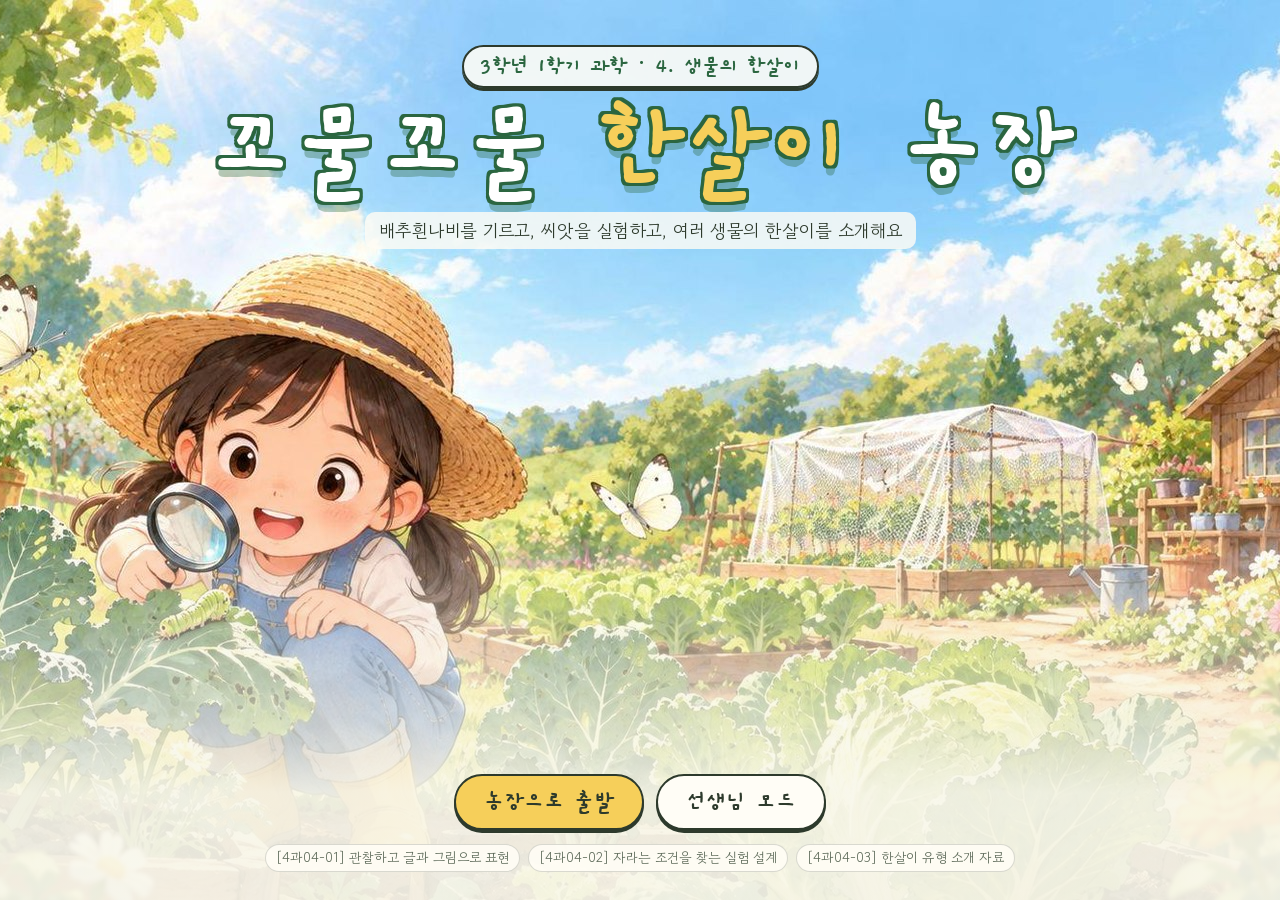
<file: index.html>
<!doctype html>
<html lang="ko">
<head>
<meta charset="utf-8">
<meta name="viewport" content="width=device-width, initial-scale=1, viewport-fit=cover">
<title>꼬물꼬물 한살이 농장</title>
<meta name="description" content="초등 3학년 과학 '생물의 한살이' — 배추흰나비를 기르고, 실험을 설계하고, 한살이를 비교하는 관찰·실험 농장 게임">
<meta property="og:title" content="꼬물꼬물 한살이 농장">
<meta property="og:description" content="배추흰나비 관찰 일지부터 씨앗 실험, 한살이 도감, 스마트 팜까지 — 3학년 과학 생물의 한살이">
<meta property="og:image" content="assets/keyart.jpg">
<link rel="icon" href="assets/icon.png">
<link rel="preconnect" href="https://fonts.googleapis.com">
<link rel="preconnect" href="https://fonts.gstatic.com" crossorigin>
<link href="https://fonts.googleapis.com/css2?family=Gaegu:wght@400;700&family=Gowun+Dodum&display=swap" rel="stylesheet">
<link rel="stylesheet" href="css/style.css">
</head>
<body>
<header class="topbar" id="topbar" hidden>
  <div class="wrap">
    <button class="brand" id="go-map" aria-label="농장 지도로 가기"><span class="t">꼬물꼬물 농장</span></button>
    <span class="where" id="where"></span>
    <span class="sp"></span>
    <span class="stampbar" id="stampbar" aria-label="모은 도장"></span>
    <button class="iconbtn" id="btn-notebook" aria-label="농장 일지 보기">일지</button>
    <button class="iconbtn" id="btn-sound" aria-label="소리 켜고 끄기">소리</button>
  </div>
</header>
<main id="view" tabindex="-1"></main>
<div id="toast" class="toast" role="status" aria-live="polite"></div>
<div id="modal" class="modal" hidden><div class="sheet" role="dialog" aria-modal="true"></div></div>
<noscript><p style="padding:24px">이 게임은 자바스크립트가 켜져 있어야 실행돼요.</p></noscript>
<script src="js/data.js"></script>
<script src="js/core.js"></script>
<script src="js/draw.js"></script>
<script src="js/butterfly.js"></script>
<script src="js/seed.js"></script>
<script src="js/garden.js"></script>
<script src="js/museum.js"></script>
<script src="js/expo.js"></script>
<script src="js/smart.js"></script>
<script src="js/notebook.js"></script>
<script src="js/main.js"></script>
</body>
</html>
</file>
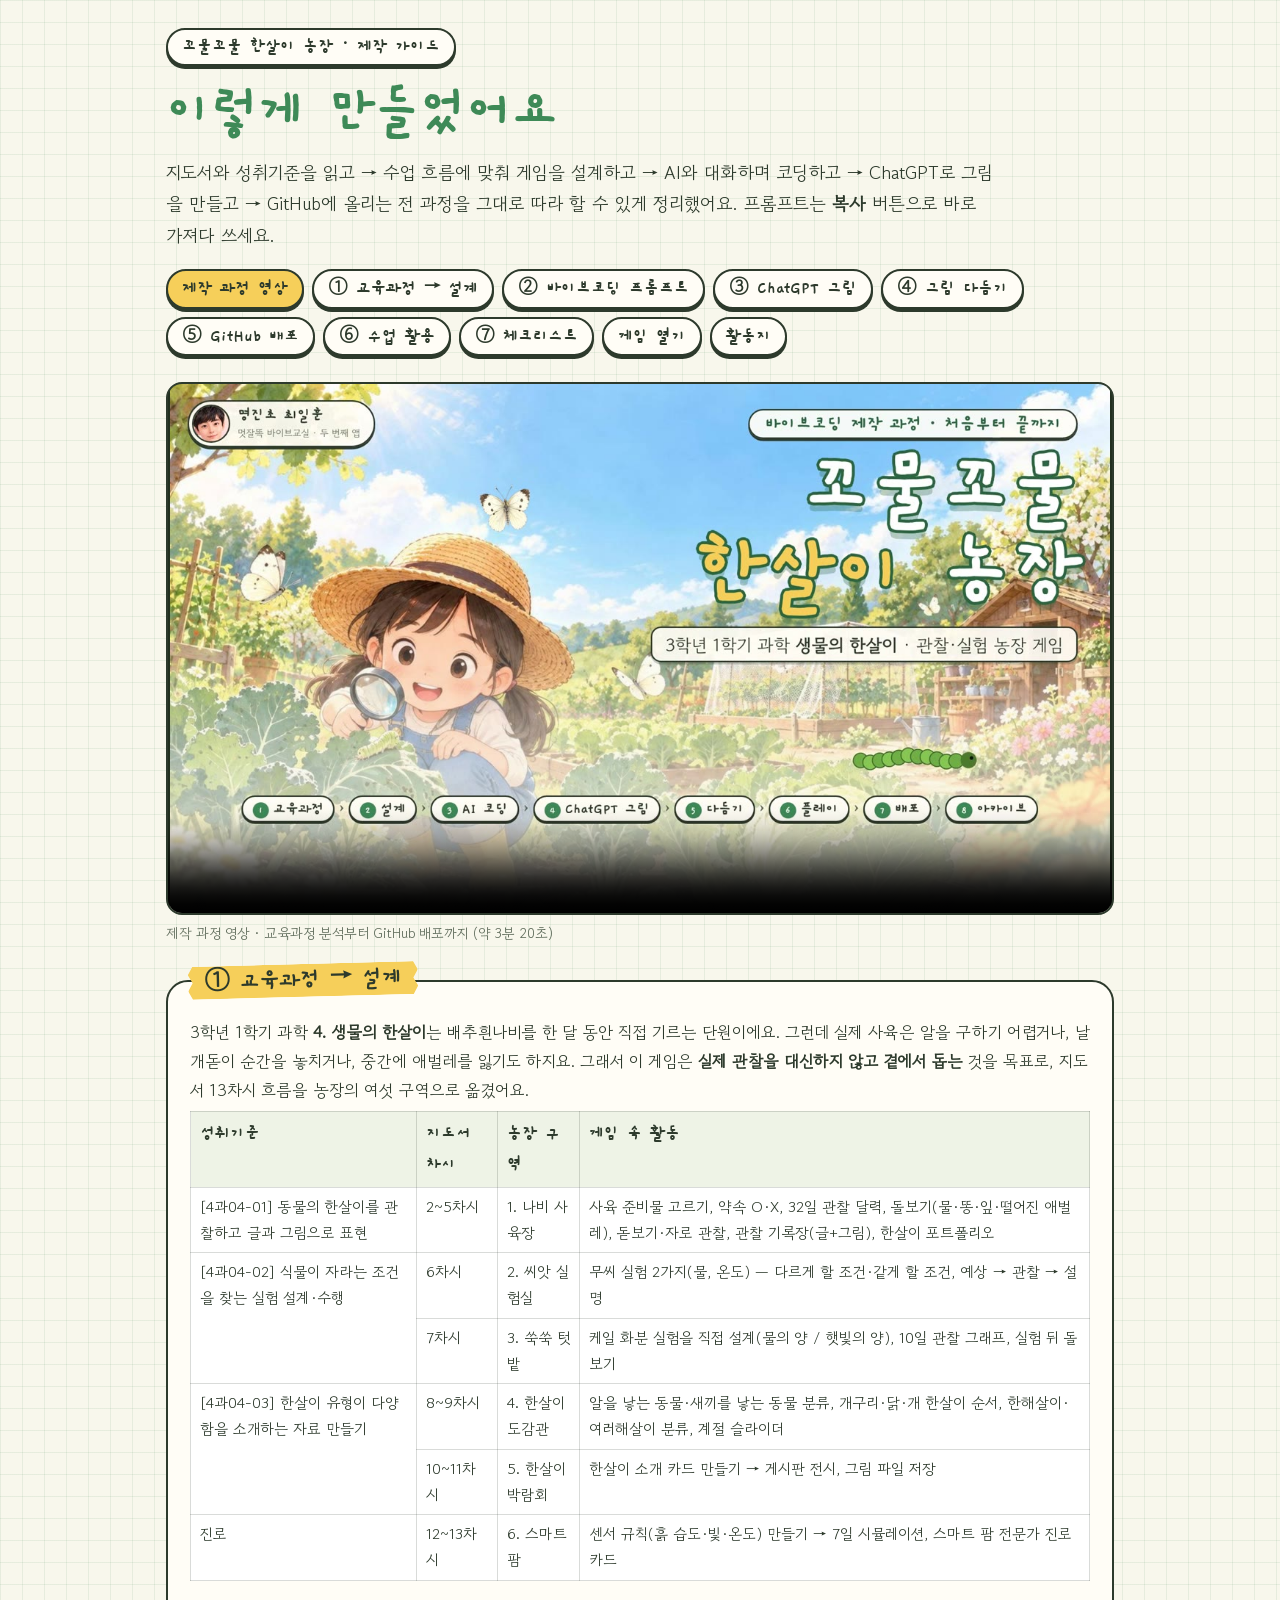
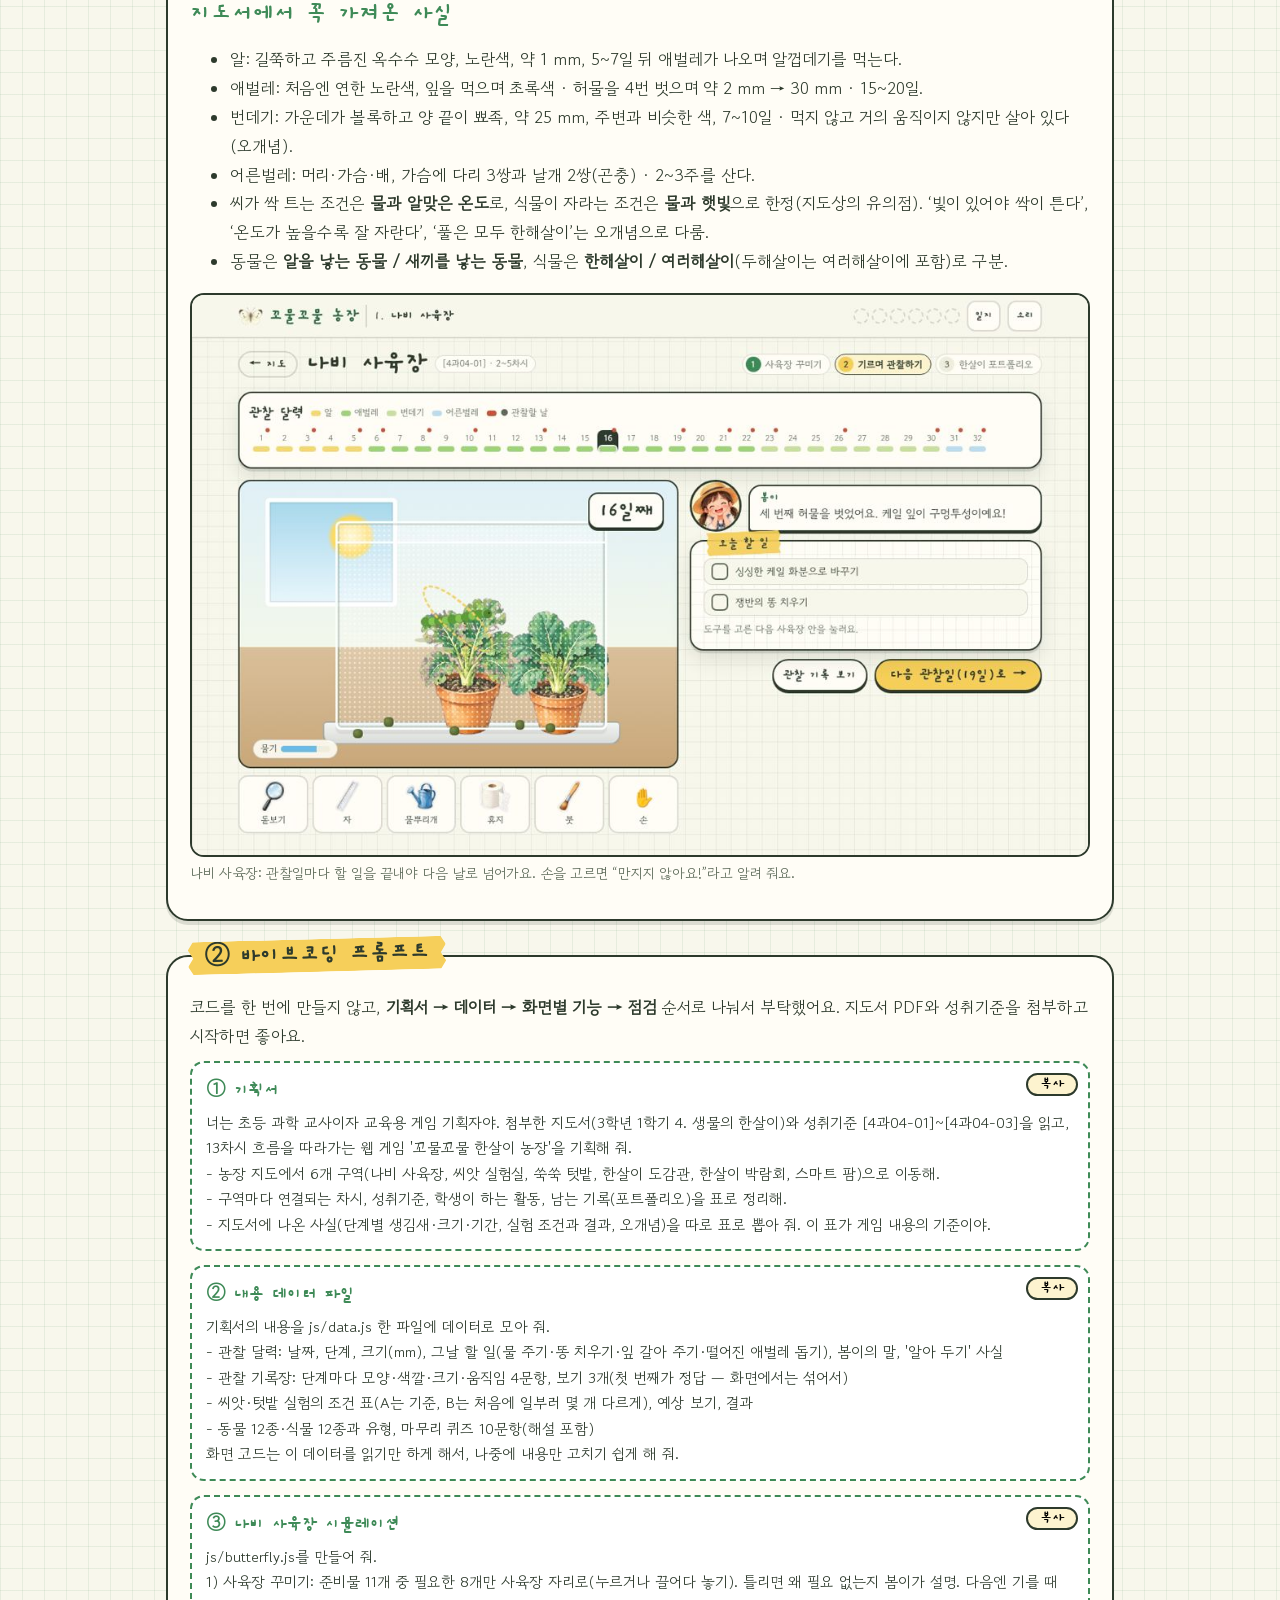
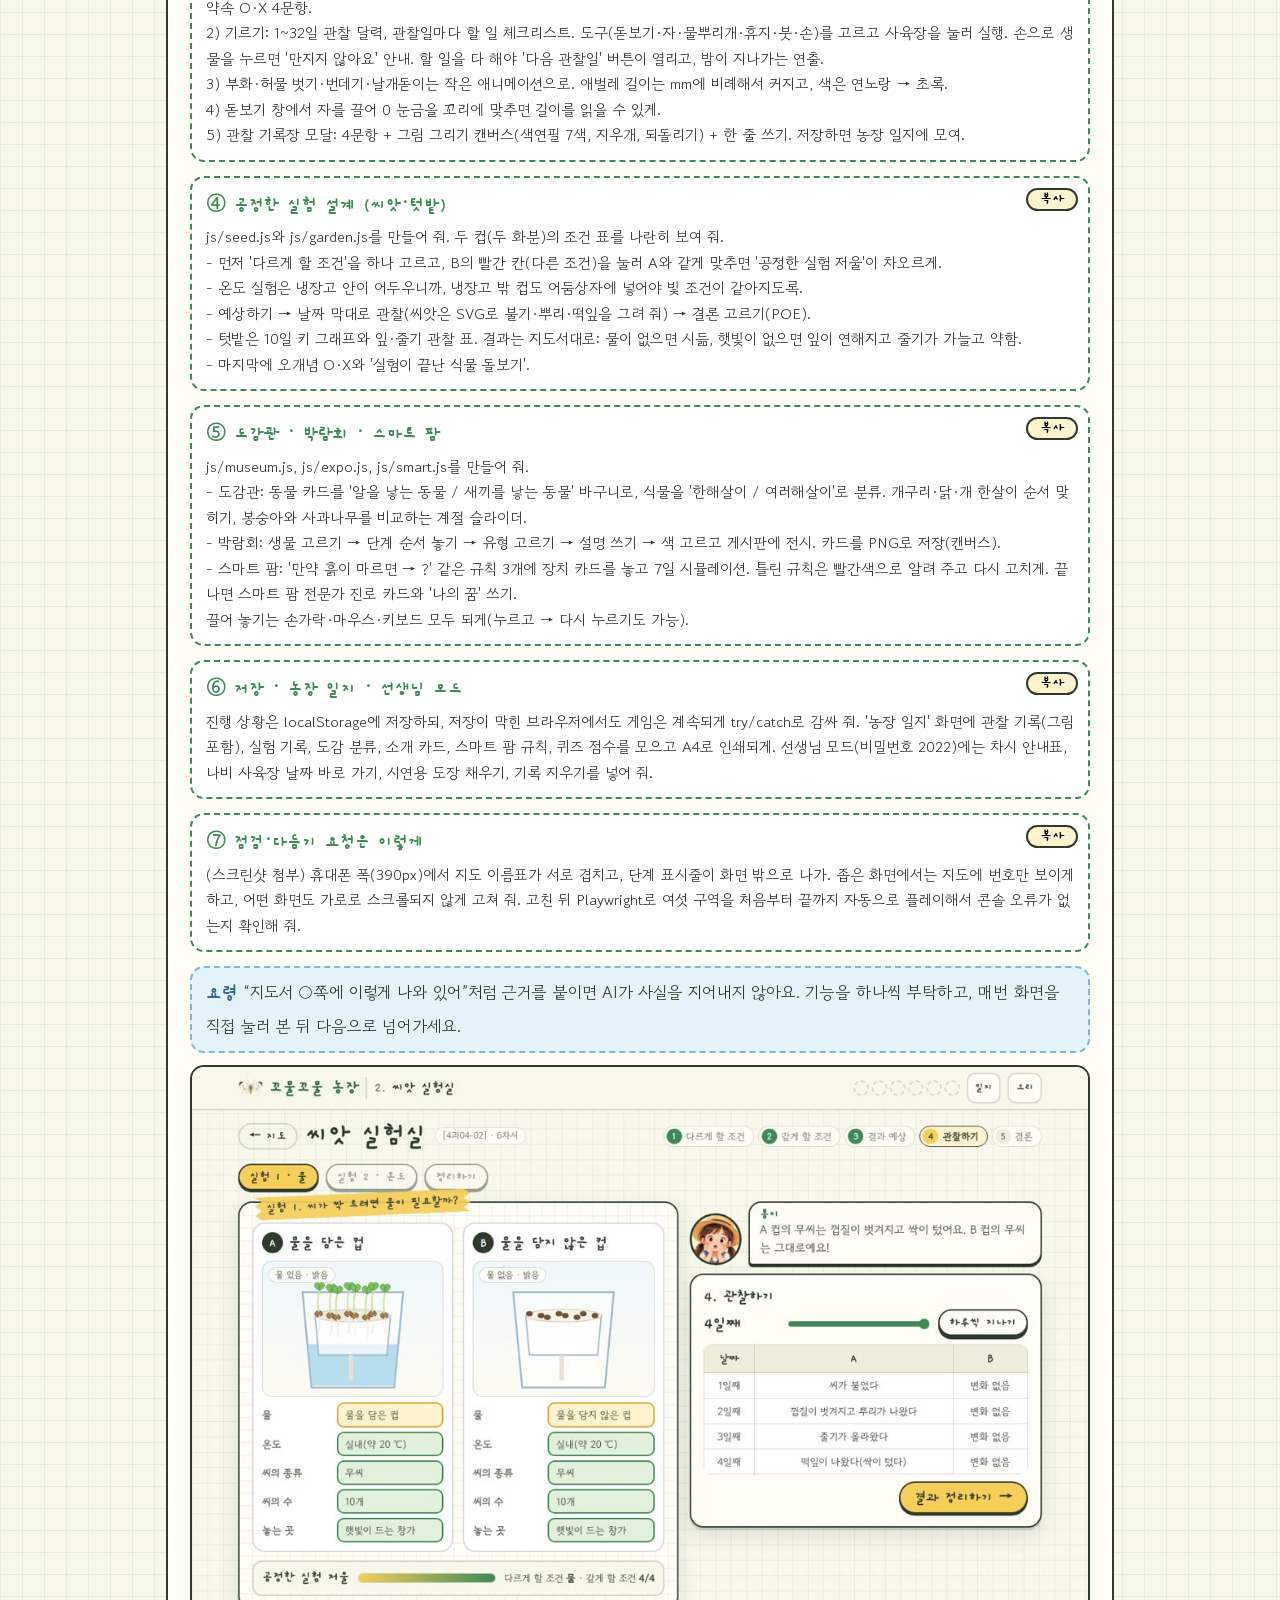
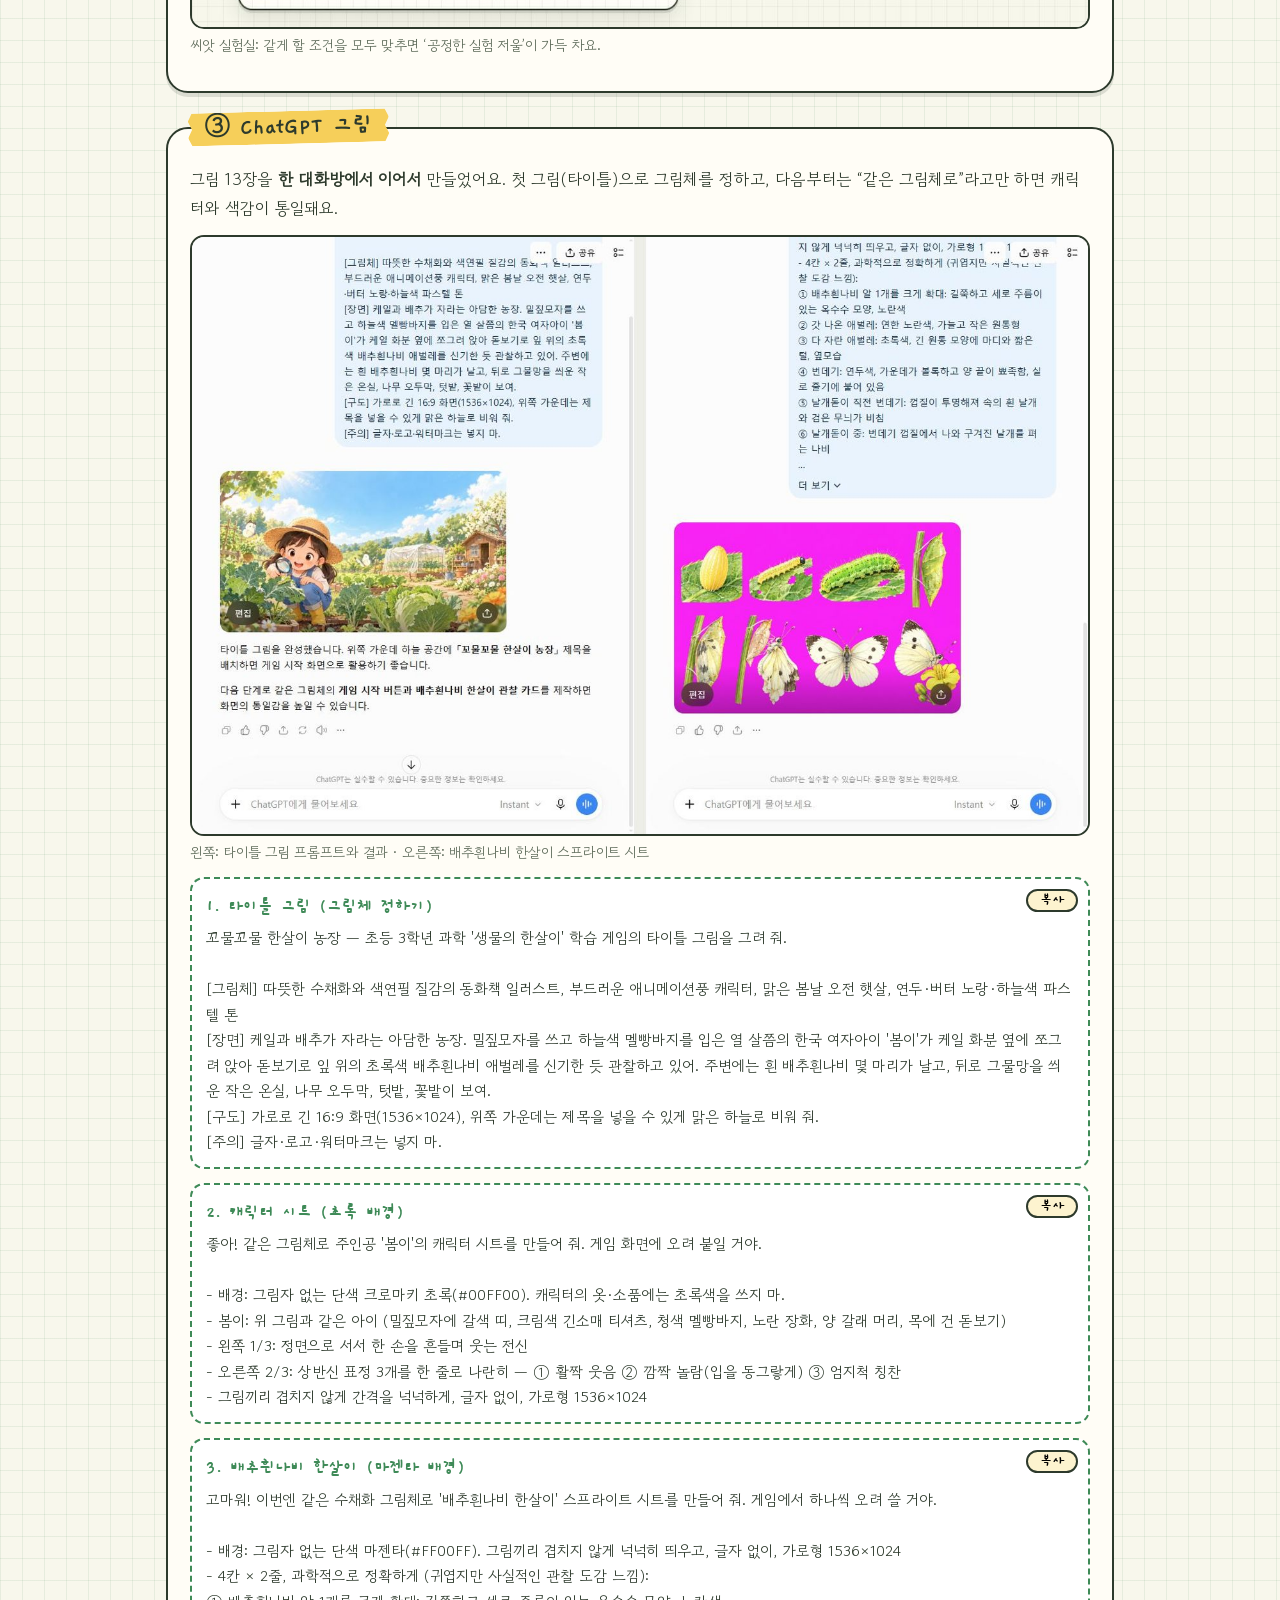
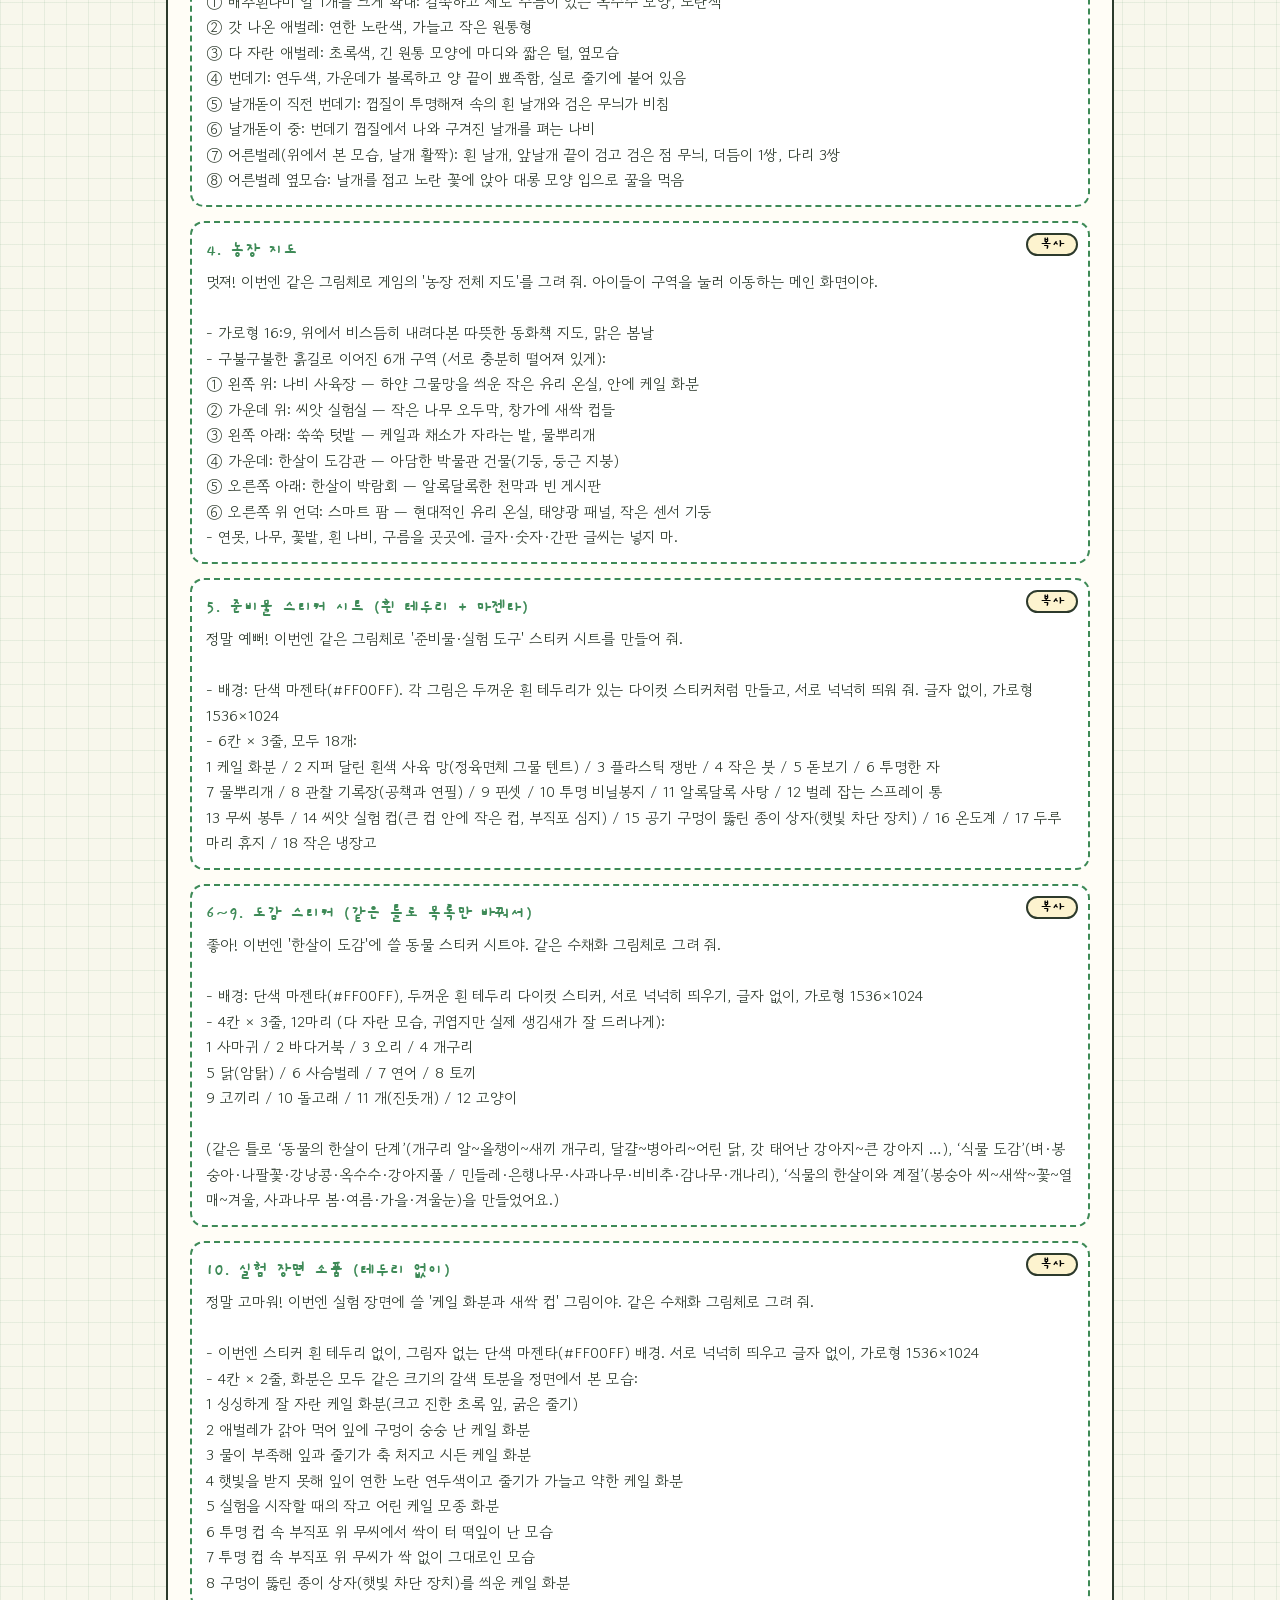
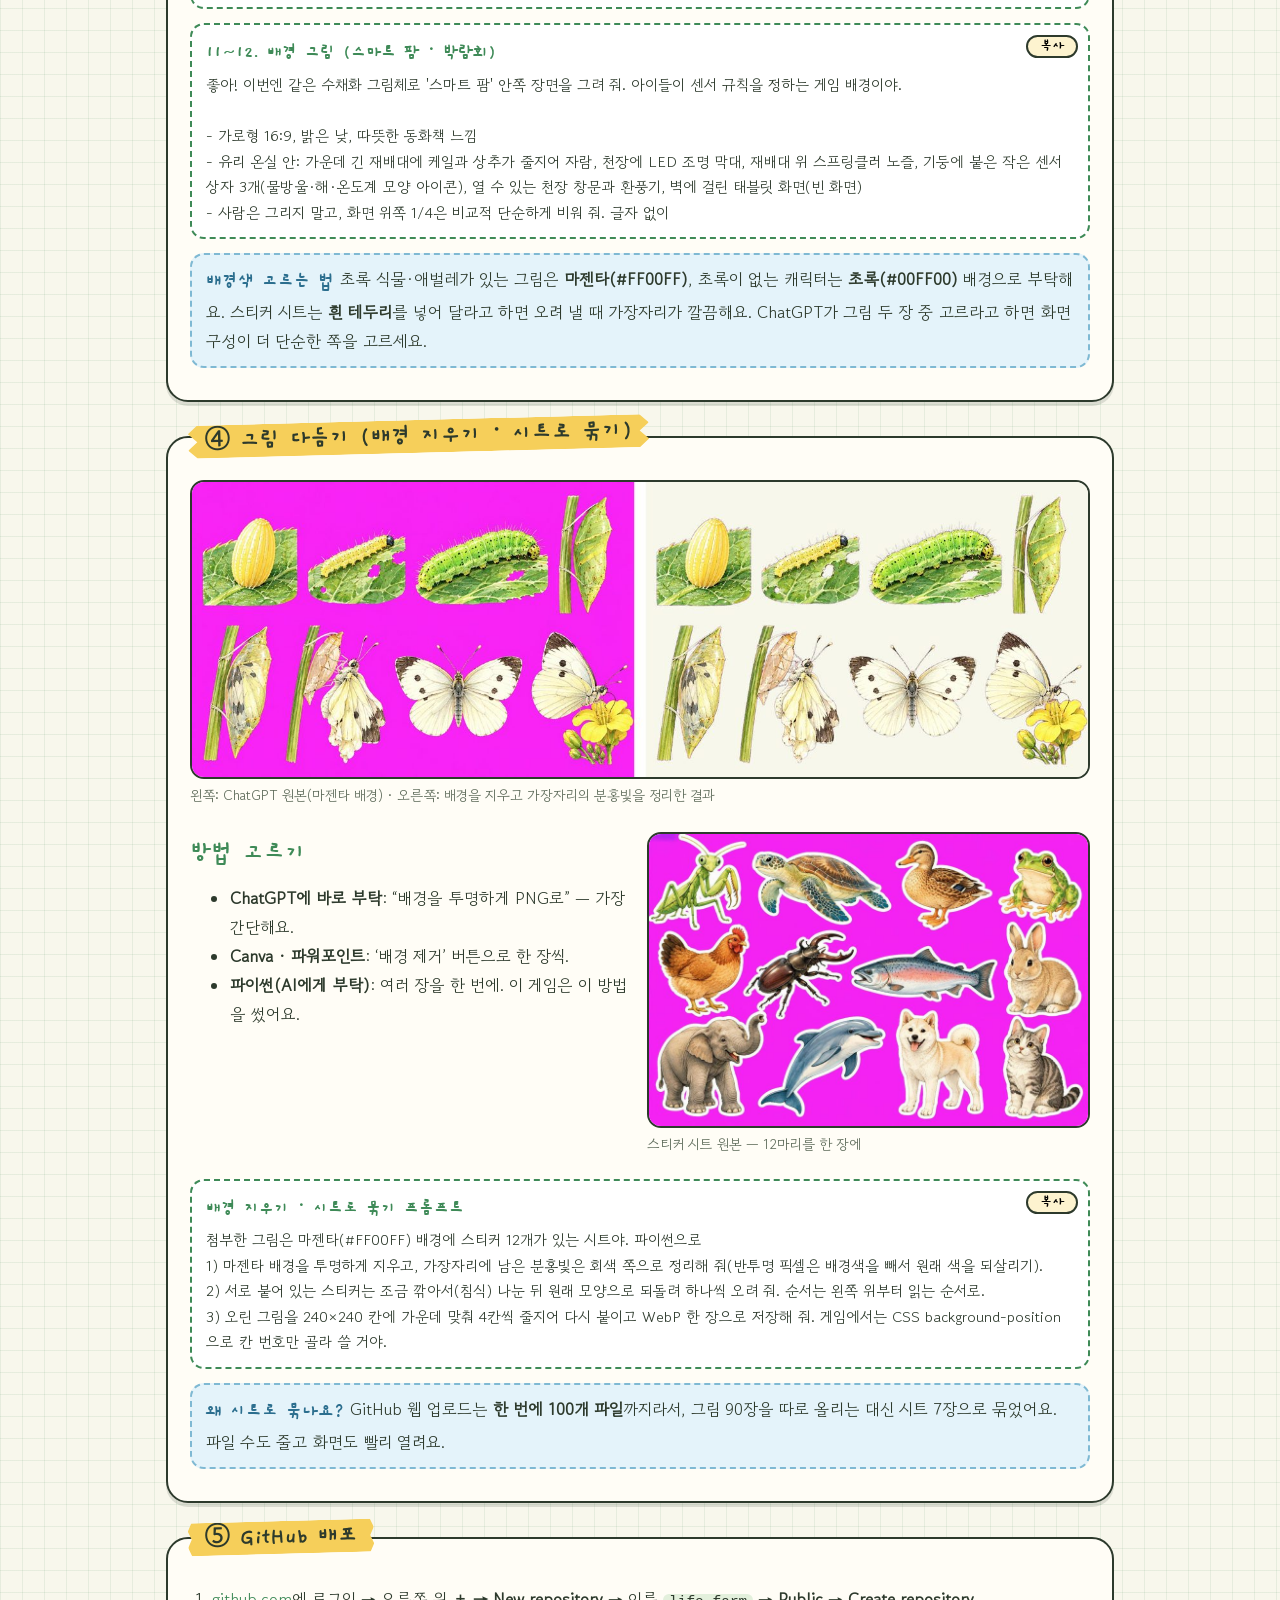
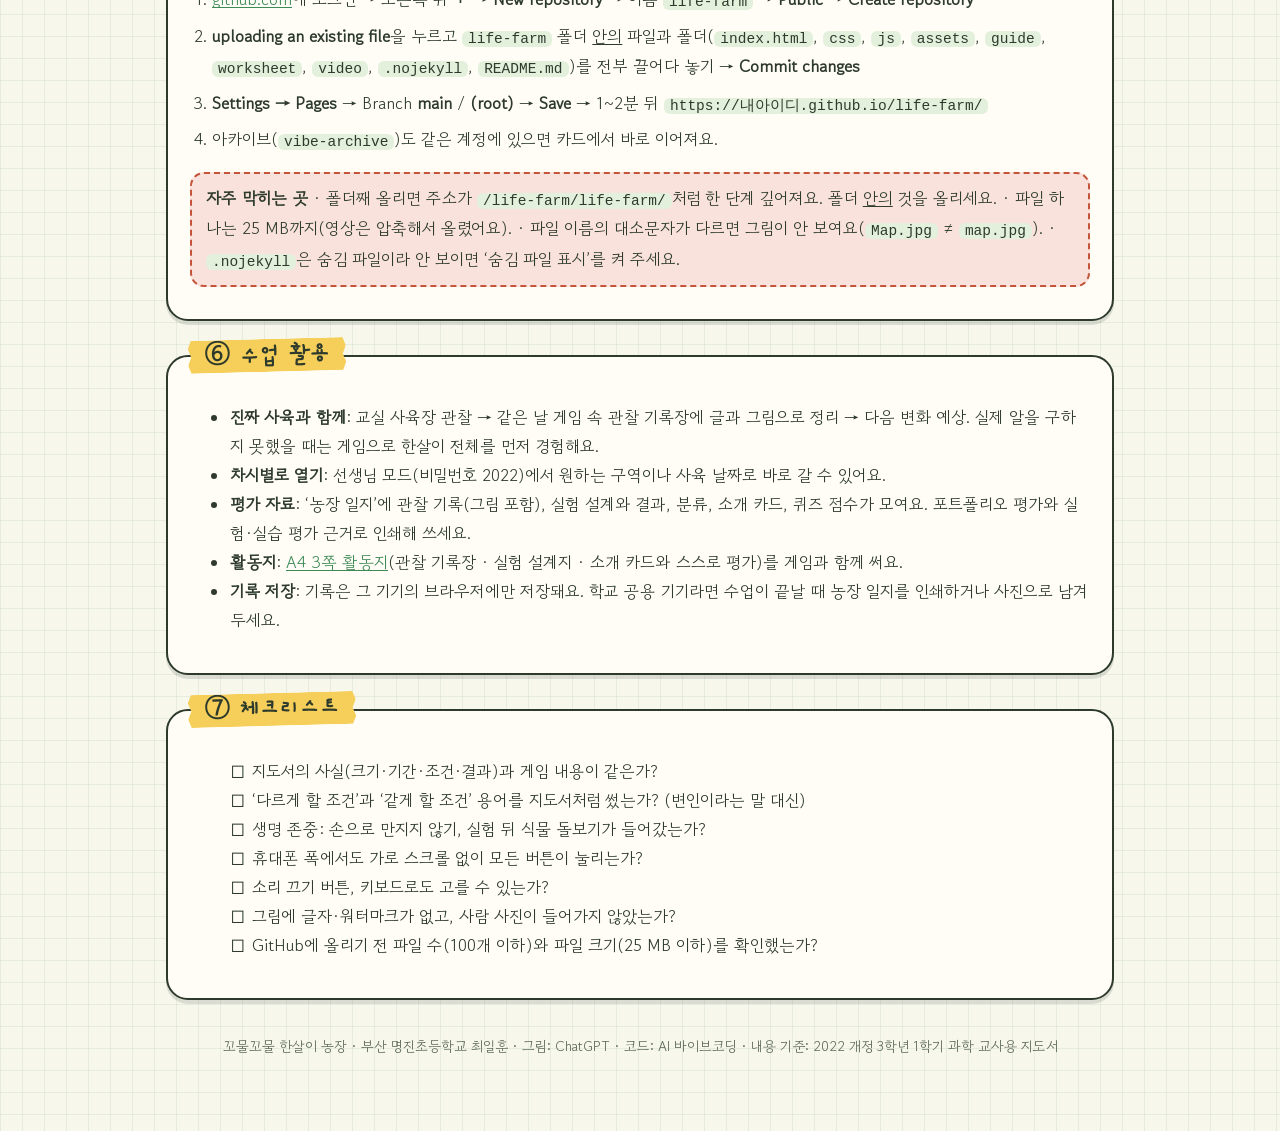
<file: guide/index.html>
<!doctype html>
<html lang="ko">
<head>
<meta charset="utf-8">
<meta name="viewport" content="width=device-width, initial-scale=1">
<title>한살이 농장 제작 가이드</title>
<link rel="preconnect" href="https://fonts.googleapis.com">
<link rel="preconnect" href="https://fonts.gstatic.com" crossorigin>
<link href="https://fonts.googleapis.com/css2?family=Gaegu:wght@400;700&family=Gowun+Dodum&display=swap" rel="stylesheet">
<style>
  /* 관찰 기록장 느낌의 읽기용 가이드 — 모눈 바탕, 테이프 라벨, 복사 버튼이 달린 프롬프트 카드 */
  :root { --paper: #f8f7ec; --card: #fffdf6; --grid: rgba(76, 140, 95, .10); --ink: #2d3a2c; --soft: #5d6a59; --kale: #3e8a57; --kale-pale: #e3f0dc; --butter: #f6cf5a; --butter-pale: #fdf3cf; --sky: #e4f3fa; --stamp: #c4553b; --line: rgba(45, 58, 44, .18);
    --display: 'Gaegu', 'Gowun Dodum', 'Malgun Gothic', sans-serif; --body: 'Gowun Dodum', 'Malgun Gothic', 'Apple SD Gothic Neo', sans-serif; color-scheme: light; }
  * { box-sizing: border-box; }
  body { margin: 0; background-color: var(--paper); background-image: linear-gradient(var(--grid) 1px, transparent 1px), linear-gradient(90deg, var(--grid) 1px, transparent 1px); background-size: 22px 22px; color: var(--ink); font-family: var(--body); font-size: 16.5px; line-height: 1.75; }
  .wrap { width: min(980px, 100%); margin: 0 auto; padding: 28px max(16px, env(safe-area-inset-right, 0px)) 80px max(16px, env(safe-area-inset-left, 0px)); }
  h1, h2, h3, h4 { font-family: var(--display); line-height: 1.2; text-wrap: balance; margin: 0; }
  h1 { font-size: clamp(36px, 6vw, 56px); color: var(--kale); }
  .kicker { display: inline-block; font-family: var(--display); font-weight: 700; font-size: 18px; border: 2px solid var(--ink); border-radius: 999px; padding: 1px 14px; background: var(--card); box-shadow: 0 3px 0 var(--ink); }
  .lead { font-size: 18px; margin: 12px 0 18px; max-width: 46em; }
  .toc { display: flex; flex-wrap: wrap; gap: 8px; margin: 10px 0 26px; }
  .toc a { font-family: var(--display); font-weight: 700; font-size: 18px; color: var(--ink); text-decoration: none; border: 2px solid var(--ink); border-radius: 999px; padding: 2px 14px; background: var(--card); box-shadow: 0 3px 0 var(--ink); }
  .toc a.hot { background: var(--butter); }
  section { position: relative; background: var(--card); border: 2px solid var(--ink); border-radius: 22px; padding: 30px 22px 22px; margin: 34px 0; box-shadow: 0 4px 0 rgba(45, 58, 44, .14); }
  section > h2 { position: absolute; top: -18px; left: 20px; font-size: 24px; background: var(--butter); padding: 2px 16px; transform: rotate(-1.5deg); clip-path: polygon(2% 0, 98% 0, 100% 25%, 98% 50%, 100% 75%, 98% 100%, 2% 100%, 0 75%, 2% 50%, 0 25%); }
  h3 { font-size: 25px; margin: 18px 0 6px; color: var(--kale); }
  p { margin: 6px 0; }
  table { width: 100%; border-collapse: collapse; font-size: 15px; background: #fff; }
  th, td { border: 1.5px solid var(--line); padding: 6px 9px; text-align: left; vertical-align: top; }
  th { background: #eef3e6; font-family: var(--display); font-size: 18px; }
  .tablewrap { overflow-x: auto; max-width: 100%; }
  .prompt { position: relative; background: #fff; border: 2px dashed var(--kale); border-radius: 14px; padding: 12px 14px; margin: 10px 0 14px; white-space: pre-wrap; font-size: 15px; line-height: 1.7; }
  .prompt .label { display: block; font-family: var(--display); font-weight: 700; font-size: 18px; color: var(--kale); margin-bottom: 4px; }
  .copy { position: absolute; right: 10px; top: 10px; font-family: var(--display); font-weight: 700; font-size: 15px; border: 2px solid var(--ink); background: var(--butter-pale); border-radius: 999px; padding: 0 12px; cursor: pointer; }
  .tip { background: var(--sky); border: 2px dashed #7fb9d3; border-radius: 14px; padding: 10px 14px; margin: 10px 0; }
  .tip b:first-child { font-family: var(--display); font-size: 19px; color: #2b6e8e; margin-right: 6px; }
  .warn { background: #f9e2dc; border: 2px dashed var(--stamp); border-radius: 14px; padding: 10px 14px; margin: 10px 0; }
  figure { margin: 12px 0; }
  figure img { width: 100%; border: 2px solid var(--ink); border-radius: 14px; display: block; background: #fff; }
  figcaption { font-size: 14px; color: var(--soft); margin-top: 4px; }
  .two { display: grid; grid-template-columns: minmax(0, 1fr) minmax(0, 1fr); gap: 14px; }
  @media (max-width: 720px) { .two { grid-template-columns: minmax(0, 1fr); } section { padding: 30px 14px 16px; } }
  ol.steps { padding-left: 22px; } ol.steps li { margin: 6px 0; }
  code { background: var(--kale-pale); border-radius: 6px; padding: 0 6px; font-size: 14.5px; }
  .check li { list-style: none; } .check li::before { content: '☐ '; }
  footer { color: var(--soft); font-size: 14px; text-align: center; margin-top: 30px; }
  a { color: var(--kale); }
  .vid { margin: 18px 0 6px; }
  .vid video { display: block; width: 100%; max-width: 100%; aspect-ratio: 16 / 9; border-radius: 16px; border: 2px solid var(--ink); background: #22301f; }
  .vid figcaption { margin-top: 6px; font-size: 14px; color: var(--soft); }
</style>
</head>
<body>
<div class="wrap">
  <span class="kicker">꼬물꼬물 한살이 농장 · 제작 가이드</span>
  <h1 style="margin-top:12px">이렇게 만들었어요</h1>
  <p class="lead">지도서와 성취기준을 읽고 → 수업 흐름에 맞춰 게임을 설계하고 → AI와 대화하며 코딩하고 → ChatGPT로 그림을 만들고 → GitHub에 올리는 전 과정을 그대로 따라 할 수 있게 정리했어요. 프롬프트는 <b>복사</b> 버튼으로 바로 가져다 쓰세요.</p>
  <nav class="toc">
    <a class="hot" href="../video/making_of.mp4">제작 과정 영상</a>
    <a href="#s1">① 교육과정 → 설계</a><a href="#s2">② 바이브코딩 프롬프트</a><a href="#s3">③ ChatGPT 그림</a><a href="#s4">④ 그림 다듬기</a><a href="#s5">⑤ GitHub 배포</a><a href="#s6">⑥ 수업 활용</a><a href="#s7">⑦ 체크리스트</a>
    <a href="../index.html">게임 열기</a><a href="../worksheet/index.html">활동지</a>
  </nav>
  <figure class="vid"><video controls preload="metadata" playsinline poster="../video/poster.jpg"><source src="../video/making_of.mp4" type="video/mp4"></video>
    <figcaption>제작 과정 영상 · 교육과정 분석부터 GitHub 배포까지 (약 3분 20초)</figcaption></figure>

  <section id="s1"><h2>① 교육과정 → 설계</h2>
    <p>3학년 1학기 과학 <b>4. 생물의 한살이</b>는 배추흰나비를 한 달 동안 직접 기르는 단원이에요. 그런데 실제 사육은 알을 구하기 어렵거나, 날개돋이 순간을 놓치거나, 중간에 애벌레를 잃기도 하지요. 그래서 이 게임은 <b>실제 관찰을 대신하지 않고 곁에서 돕는</b> 것을 목표로, 지도서 13차시 흐름을 농장의 여섯 구역으로 옮겼어요.</p>
    <div class="tablewrap"><table>
      <thead><tr><th>성취기준</th><th>지도서 차시</th><th>농장 구역</th><th>게임 속 활동</th></tr></thead>
      <tbody>
        <tr><td>[4과04-01] 동물의 한살이를 관찰하고 글과 그림으로 표현</td><td>2~5차시</td><td>1. 나비 사육장</td><td>사육 준비물 고르기, 약속 O·X, 32일 관찰 달력, 돌보기(물·똥·잎·떨어진 애벌레), 돋보기·자로 관찰, 관찰 기록장(글+그림), 한살이 포트폴리오</td></tr>
        <tr><td rowspan="2">[4과04-02] 식물이 자라는 조건을 찾는 실험 설계·수행</td><td>6차시</td><td>2. 씨앗 실험실</td><td>무씨 실험 2가지(물, 온도) — 다르게 할 조건·같게 할 조건, 예상 → 관찰 → 설명</td></tr>
        <tr><td>7차시</td><td>3. 쑥쑥 텃밭</td><td>케일 화분 실험을 직접 설계(물의 양 / 햇빛의 양), 10일 관찰 그래프, 실험 뒤 돌보기</td></tr>
        <tr><td rowspan="2">[4과04-03] 한살이 유형이 다양함을 소개하는 자료 만들기</td><td>8~9차시</td><td>4. 한살이 도감관</td><td>알을 낳는 동물·새끼를 낳는 동물 분류, 개구리·닭·개 한살이 순서, 한해살이·여러해살이 분류, 계절 슬라이더</td></tr>
        <tr><td>10~11차시</td><td>5. 한살이 박람회</td><td>한살이 소개 카드 만들기 → 게시판 전시, 그림 파일 저장</td></tr>
        <tr><td>진로</td><td>12~13차시</td><td>6. 스마트 팜</td><td>센서 규칙(흙 습도·빛·온도) 만들기 → 7일 시뮬레이션, 스마트 팜 전문가 진로 카드</td></tr>
      </tbody>
    </table></div>
    <h3>지도서에서 꼭 가져온 사실</h3>
    <ul>
      <li>알: 길쭉하고 주름진 옥수수 모양, 노란색, 약 1 mm, 5~7일 뒤 애벌레가 나오며 알껍데기를 먹는다.</li>
      <li>애벌레: 처음엔 연한 노란색, 잎을 먹으며 초록색 · 허물을 4번 벗으며 약 2 mm → 30 mm · 15~20일.</li>
      <li>번데기: 가운데가 볼록하고 양 끝이 뾰족, 약 25 mm, 주변과 비슷한 색, 7~10일 · 먹지 않고 거의 움직이지 않지만 살아 있다(오개념).</li>
      <li>어른벌레: 머리·가슴·배, 가슴에 다리 3쌍과 날개 2쌍(곤충) · 2~3주를 산다.</li>
      <li>씨가 싹 트는 조건은 <b>물과 알맞은 온도</b>로, 식물이 자라는 조건은 <b>물과 햇빛</b>으로 한정(지도상의 유의점). ‘빛이 있어야 싹이 튼다’, ‘온도가 높을수록 잘 자란다’, ‘풀은 모두 한해살이’는 오개념으로 다룸.</li>
      <li>동물은 <b>알을 낳는 동물 / 새끼를 낳는 동물</b>, 식물은 <b>한해살이 / 여러해살이</b>(두해살이는 여러해살이에 포함)로 구분.</li>
    </ul>
    <figure><img src="img/raise.jpg" alt="나비 사육장 화면 — 관찰 달력, 사육 망 속 케일 화분, 도구와 오늘 할 일"><figcaption>나비 사육장: 관찰일마다 할 일을 끝내야 다음 날로 넘어가요. 손을 고르면 “만지지 않아요!”라고 알려 줘요.</figcaption></figure>
  </section>

  <section id="s2"><h2>② 바이브코딩 프롬프트</h2>
    <p>코드를 한 번에 만들지 않고, <b>기획서 → 데이터 → 화면별 기능 → 점검</b> 순서로 나눠서 부탁했어요. 지도서 PDF와 성취기준을 첨부하고 시작하면 좋아요.</p>
    <div class="prompt"><span class="label">① 기획서</span><button class="copy">복사</button>너는 초등 과학 교사이자 교육용 게임 기획자야. 첨부한 지도서(3학년 1학기 4. 생물의 한살이)와 성취기준 [4과04-01]~[4과04-03]을 읽고, 13차시 흐름을 따라가는 웹 게임 '꼬물꼬물 한살이 농장'을 기획해 줘.
- 농장 지도에서 6개 구역(나비 사육장, 씨앗 실험실, 쑥쑥 텃밭, 한살이 도감관, 한살이 박람회, 스마트 팜)으로 이동해.
- 구역마다 연결되는 차시, 성취기준, 학생이 하는 활동, 남는 기록(포트폴리오)을 표로 정리해.
- 지도서에 나온 사실(단계별 생김새·크기·기간, 실험 조건과 결과, 오개념)을 따로 표로 뽑아 줘. 이 표가 게임 내용의 기준이야.</div>
    <div class="prompt"><span class="label">② 내용 데이터 파일</span><button class="copy">복사</button>기획서의 내용을 js/data.js 한 파일에 데이터로 모아 줘.
- 관찰 달력: 날짜, 단계, 크기(mm), 그날 할 일(물 주기·똥 치우기·잎 갈아 주기·떨어진 애벌레 돕기), 봄이의 말, '알아 두기' 사실
- 관찰 기록장: 단계마다 모양·색깔·크기·움직임 4문항, 보기 3개(첫 번째가 정답 — 화면에서는 섞어서)
- 씨앗·텃밭 실험의 조건 표(A는 기준, B는 처음에 일부러 몇 개 다르게), 예상 보기, 결과
- 동물 12종·식물 12종과 유형, 마무리 퀴즈 10문항(해설 포함)
화면 코드는 이 데이터를 읽기만 하게 해서, 나중에 내용만 고치기 쉽게 해 줘.</div>
    <div class="prompt"><span class="label">③ 나비 사육장 시뮬레이션</span><button class="copy">복사</button>js/butterfly.js를 만들어 줘.
1) 사육장 꾸미기: 준비물 11개 중 필요한 8개만 사육장 자리로(누르거나 끌어다 놓기). 틀리면 왜 필요 없는지 봄이가 설명. 다음엔 기를 때 약속 O·X 4문항.
2) 기르기: 1~32일 관찰 달력, 관찰일마다 할 일 체크리스트. 도구(돋보기·자·물뿌리개·휴지·붓·손)를 고르고 사육장을 눌러 실행. 손으로 생물을 누르면 '만지지 않아요' 안내. 할 일을 다 해야 '다음 관찰일' 버튼이 열리고, 밤이 지나가는 연출.
3) 부화·허물 벗기·번데기·날개돋이는 작은 애니메이션으로. 애벌레 길이는 mm에 비례해서 커지고, 색은 연노랑 → 초록.
4) 돋보기 창에서 자를 끌어 0 눈금을 꼬리에 맞추면 길이를 읽을 수 있게.
5) 관찰 기록장 모달: 4문항 + 그림 그리기 캔버스(색연필 7색, 지우개, 되돌리기) + 한 줄 쓰기. 저장하면 농장 일지에 모여.</div>
    <div class="prompt"><span class="label">④ 공정한 실험 설계 (씨앗·텃밭)</span><button class="copy">복사</button>js/seed.js와 js/garden.js를 만들어 줘. 두 컵(두 화분)의 조건 표를 나란히 보여 줘.
- 먼저 '다르게 할 조건'을 하나 고르고, B의 빨간 칸(다른 조건)을 눌러 A와 같게 맞추면 '공정한 실험 저울'이 차오르게.
- 온도 실험은 냉장고 안이 어두우니까, 냉장고 밖 컵도 어둠상자에 넣어야 빛 조건이 같아지도록.
- 예상하기 → 날짜 막대로 관찰(씨앗은 SVG로 불기·뿌리·떡잎을 그려 줘) → 결론 고르기(POE).
- 텃밭은 10일 키 그래프와 잎·줄기 관찰 표. 결과는 지도서대로: 물이 없으면 시듦, 햇빛이 없으면 잎이 연해지고 줄기가 가늘고 약함.
- 마지막에 오개념 O·X와 '실험이 끝난 식물 돌보기'.</div>
    <div class="prompt"><span class="label">⑤ 도감관 · 박람회 · 스마트 팜</span><button class="copy">복사</button>js/museum.js, js/expo.js, js/smart.js를 만들어 줘.
- 도감관: 동물 카드를 '알을 낳는 동물 / 새끼를 낳는 동물' 바구니로, 식물을 '한해살이 / 여러해살이'로 분류. 개구리·닭·개 한살이 순서 맞히기, 봉숭아와 사과나무를 비교하는 계절 슬라이더.
- 박람회: 생물 고르기 → 단계 순서 놓기 → 유형 고르기 → 설명 쓰기 → 색 고르고 게시판에 전시. 카드를 PNG로 저장(캔버스).
- 스마트 팜: '만약 흙이 마르면 → ?' 같은 규칙 3개에 장치 카드를 놓고 7일 시뮬레이션. 틀린 규칙은 빨간색으로 알려 주고 다시 고치게. 끝나면 스마트 팜 전문가 진로 카드와 '나의 꿈' 쓰기.
끌어 놓기는 손가락·마우스·키보드 모두 되게(누르고 → 다시 누르기도 가능).</div>
    <div class="prompt"><span class="label">⑥ 저장 · 농장 일지 · 선생님 모드</span><button class="copy">복사</button>진행 상황은 localStorage에 저장하되, 저장이 막힌 브라우저에서도 게임은 계속되게 try/catch로 감싸 줘. '농장 일지' 화면에 관찰 기록(그림 포함), 실험 기록, 도감 분류, 소개 카드, 스마트 팜 규칙, 퀴즈 점수를 모으고 A4로 인쇄되게. 선생님 모드(비밀번호 2022)에는 차시 안내표, 나비 사육장 날짜 바로 가기, 시연용 도장 채우기, 기록 지우기를 넣어 줘.</div>
    <div class="prompt"><span class="label">⑦ 점검·다듬기 요청은 이렇게</span><button class="copy">복사</button>(스크린샷 첨부) 휴대폰 폭(390px)에서 지도 이름표가 서로 겹치고, 단계 표시줄이 화면 밖으로 나가. 좁은 화면에서는 지도에 번호만 보이게 하고, 어떤 화면도 가로로 스크롤되지 않게 고쳐 줘. 고친 뒤 Playwright로 여섯 구역을 처음부터 끝까지 자동으로 플레이해서 콘솔 오류가 없는지 확인해 줘.</div>
    <div class="tip"><b>요령</b>“지도서 ○쪽에 이렇게 나와 있어”처럼 근거를 붙이면 AI가 사실을 지어내지 않아요. 기능을 하나씩 부탁하고, 매번 화면을 직접 눌러 본 뒤 다음으로 넘어가세요.</div>
    <figure><img src="img/seed.jpg" alt="씨앗 실험실 — 두 컵의 조건 표와 관찰 기록"><figcaption>씨앗 실험실: 같게 할 조건을 모두 맞추면 ‘공정한 실험 저울’이 가득 차요.</figcaption></figure>
  </section>

  <section id="s3"><h2>③ ChatGPT 그림</h2>
    <p>그림 13장을 <b>한 대화방에서 이어서</b> 만들었어요. 첫 그림(타이틀)으로 그림체를 정하고, 다음부터는 “같은 그림체로”라고만 하면 캐릭터와 색감이 통일돼요.</p>
    <figure><img src="img/chatgpt.jpg" alt="ChatGPT 대화 화면 — 타이틀 그림 프롬프트와 배추흰나비 한살이 시트 결과"><figcaption>왼쪽: 타이틀 그림 프롬프트와 결과 · 오른쪽: 배추흰나비 한살이 스프라이트 시트</figcaption></figure>
    <div class="prompt"><span class="label">1. 타이틀 그림 (그림체 정하기)</span><button class="copy">복사</button>꼬물꼬물 한살이 농장 — 초등 3학년 과학 '생물의 한살이' 학습 게임의 타이틀 그림을 그려 줘.

[그림체] 따뜻한 수채화와 색연필 질감의 동화책 일러스트, 부드러운 애니메이션풍 캐릭터, 맑은 봄날 오전 햇살, 연두·버터 노랑·하늘색 파스텔 톤
[장면] 케일과 배추가 자라는 아담한 농장. 밀짚모자를 쓰고 하늘색 멜빵바지를 입은 열 살쯤의 한국 여자아이 '봄이'가 케일 화분 옆에 쪼그려 앉아 돋보기로 잎 위의 초록색 배추흰나비 애벌레를 신기한 듯 관찰하고 있어. 주변에는 흰 배추흰나비 몇 마리가 날고, 뒤로 그물망을 씌운 작은 온실, 나무 오두막, 텃밭, 꽃밭이 보여.
[구도] 가로로 긴 16:9 화면(1536×1024), 위쪽 가운데는 제목을 넣을 수 있게 맑은 하늘로 비워 줘.
[주의] 글자·로고·워터마크는 넣지 마.</div>
    <div class="prompt"><span class="label">2. 캐릭터 시트 (초록 배경)</span><button class="copy">복사</button>좋아! 같은 그림체로 주인공 '봄이'의 캐릭터 시트를 만들어 줘. 게임 화면에 오려 붙일 거야.

- 배경: 그림자 없는 단색 크로마키 초록(#00FF00). 캐릭터의 옷·소품에는 초록색을 쓰지 마.
- 봄이: 위 그림과 같은 아이 (밀짚모자에 갈색 띠, 크림색 긴소매 티셔츠, 청색 멜빵바지, 노란 장화, 양 갈래 머리, 목에 건 돋보기)
- 왼쪽 1/3: 정면으로 서서 한 손을 흔들며 웃는 전신
- 오른쪽 2/3: 상반신 표정 3개를 한 줄로 나란히 — ① 활짝 웃음 ② 깜짝 놀람(입을 동그랗게) ③ 엄지척 칭찬
- 그림끼리 겹치지 않게 간격을 넉넉하게, 글자 없이, 가로형 1536×1024</div>
    <div class="prompt"><span class="label">3. 배추흰나비 한살이 (마젠타 배경)</span><button class="copy">복사</button>고마워! 이번엔 같은 수채화 그림체로 '배추흰나비 한살이' 스프라이트 시트를 만들어 줘. 게임에서 하나씩 오려 쓸 거야.

- 배경: 그림자 없는 단색 마젠타(#FF00FF). 그림끼리 겹치지 않게 넉넉히 띄우고, 글자 없이, 가로형 1536×1024
- 4칸 × 2줄, 과학적으로 정확하게 (귀엽지만 사실적인 관찰 도감 느낌):
① 배추흰나비 알 1개를 크게 확대: 길쭉하고 세로 주름이 있는 옥수수 모양, 노란색
② 갓 나온 애벌레: 연한 노란색, 가늘고 작은 원통형
③ 다 자란 애벌레: 초록색, 긴 원통 모양에 마디와 짧은 털, 옆모습
④ 번데기: 연두색, 가운데가 볼록하고 양 끝이 뾰족함, 실로 줄기에 붙어 있음
⑤ 날개돋이 직전 번데기: 껍질이 투명해져 속의 흰 날개와 검은 무늬가 비침
⑥ 날개돋이 중: 번데기 껍질에서 나와 구겨진 날개를 펴는 나비
⑦ 어른벌레(위에서 본 모습, 날개 활짝): 흰 날개, 앞날개 끝이 검고 검은 점 무늬, 더듬이 1쌍, 다리 3쌍
⑧ 어른벌레 옆모습: 날개를 접고 노란 꽃에 앉아 대롱 모양 입으로 꿀을 먹음</div>
    <div class="prompt"><span class="label">4. 농장 지도</span><button class="copy">복사</button>멋져! 이번엔 같은 그림체로 게임의 '농장 전체 지도'를 그려 줘. 아이들이 구역을 눌러 이동하는 메인 화면이야.

- 가로형 16:9, 위에서 비스듬히 내려다본 따뜻한 동화책 지도, 맑은 봄날
- 구불구불한 흙길로 이어진 6개 구역 (서로 충분히 떨어져 있게):
① 왼쪽 위: 나비 사육장 — 하얀 그물망을 씌운 작은 유리 온실, 안에 케일 화분
② 가운데 위: 씨앗 실험실 — 작은 나무 오두막, 창가에 새싹 컵들
③ 왼쪽 아래: 쑥쑥 텃밭 — 케일과 채소가 자라는 밭, 물뿌리개
④ 가운데: 한살이 도감관 — 아담한 박물관 건물(기둥, 둥근 지붕)
⑤ 오른쪽 아래: 한살이 박람회 — 알록달록한 천막과 빈 게시판
⑥ 오른쪽 위 언덕: 스마트 팜 — 현대적인 유리 온실, 태양광 패널, 작은 센서 기둥
- 연못, 나무, 꽃밭, 흰 나비, 구름을 곳곳에. 글자·숫자·간판 글씨는 넣지 마.</div>
    <div class="prompt"><span class="label">5. 준비물 스티커 시트 (흰 테두리 + 마젠타)</span><button class="copy">복사</button>정말 예뻐! 이번엔 같은 그림체로 '준비물·실험 도구' 스티커 시트를 만들어 줘.

- 배경: 단색 마젠타(#FF00FF). 각 그림은 두꺼운 흰 테두리가 있는 다이컷 스티커처럼 만들고, 서로 넉넉히 띄워 줘. 글자 없이, 가로형 1536×1024
- 6칸 × 3줄, 모두 18개:
1 케일 화분 / 2 지퍼 달린 흰색 사육 망(정육면체 그물 텐트) / 3 플라스틱 쟁반 / 4 작은 붓 / 5 돋보기 / 6 투명한 자
7 물뿌리개 / 8 관찰 기록장(공책과 연필) / 9 핀셋 / 10 투명 비닐봉지 / 11 알록달록 사탕 / 12 벌레 잡는 스프레이 통
13 무씨 봉투 / 14 씨앗 실험 컵(큰 컵 안에 작은 컵, 부직포 심지) / 15 공기 구멍이 뚫린 종이 상자(햇빛 차단 장치) / 16 온도계 / 17 두루마리 휴지 / 18 작은 냉장고</div>
    <div class="prompt"><span class="label">6~9. 도감 스티커 (같은 틀로 목록만 바꿔서)</span><button class="copy">복사</button>좋아! 이번엔 '한살이 도감'에 쓸 동물 스티커 시트야. 같은 수채화 그림체로 그려 줘.

- 배경: 단색 마젠타(#FF00FF), 두꺼운 흰 테두리 다이컷 스티커, 서로 넉넉히 띄우기, 글자 없이, 가로형 1536×1024
- 4칸 × 3줄, 12마리 (다 자란 모습, 귀엽지만 실제 생김새가 잘 드러나게):
1 사마귀 / 2 바다거북 / 3 오리 / 4 개구리
5 닭(암탉) / 6 사슴벌레 / 7 연어 / 8 토끼
9 코끼리 / 10 돌고래 / 11 개(진돗개) / 12 고양이

(같은 틀로 ‘동물의 한살이 단계’(개구리 알~올챙이~새끼 개구리, 달걀~병아리~어린 닭, 갓 태어난 강아지~큰 강아지 …), ‘식물 도감’(벼·봉숭아·나팔꽃·강낭콩·옥수수·강아지풀 / 민들레·은행나무·사과나무·비비추·감나무·개나리), ‘식물의 한살이와 계절’(봉숭아 씨~새싹~꽃~열매~겨울, 사과나무 봄·여름·가을·겨울눈)을 만들었어요.)</div>
    <div class="prompt"><span class="label">10. 실험 장면 소품 (테두리 없이)</span><button class="copy">복사</button>정말 고마워! 이번엔 실험 장면에 쓸 '케일 화분과 새싹 컵' 그림이야. 같은 수채화 그림체로 그려 줘.

- 이번엔 스티커 흰 테두리 없이, 그림자 없는 단색 마젠타(#FF00FF) 배경. 서로 넉넉히 띄우고 글자 없이, 가로형 1536×1024
- 4칸 × 2줄, 화분은 모두 같은 크기의 갈색 토분을 정면에서 본 모습:
1 싱싱하게 잘 자란 케일 화분(크고 진한 초록 잎, 굵은 줄기)
2 애벌레가 갉아 먹어 잎에 구멍이 숭숭 난 케일 화분
3 물이 부족해 잎과 줄기가 축 처지고 시든 케일 화분
4 햇빛을 받지 못해 잎이 연한 노란 연두색이고 줄기가 가늘고 약한 케일 화분
5 실험을 시작할 때의 작고 어린 케일 모종 화분
6 투명 컵 속 부직포 위 무씨에서 싹이 터 떡잎이 난 모습
7 투명 컵 속 부직포 위 무씨가 싹 없이 그대로인 모습
8 구멍이 뚫린 종이 상자(햇빛 차단 장치)를 씌운 케일 화분</div>
    <div class="prompt"><span class="label">11~12. 배경 그림 (스마트 팜 · 박람회)</span><button class="copy">복사</button>좋아! 이번엔 같은 수채화 그림체로 '스마트 팜' 안쪽 장면을 그려 줘. 아이들이 센서 규칙을 정하는 게임 배경이야.

- 가로형 16:9, 밝은 낮, 따뜻한 동화책 느낌
- 유리 온실 안: 가운데 긴 재배대에 케일과 상추가 줄지어 자람, 천장에 LED 조명 막대, 재배대 위 스프링클러 노즐, 기둥에 붙은 작은 센서 상자 3개(물방울·해·온도계 모양 아이콘), 열 수 있는 천장 창문과 환풍기, 벽에 걸린 태블릿 화면(빈 화면)
- 사람은 그리지 말고, 화면 위쪽 1/4은 비교적 단순하게 비워 줘. 글자 없이</div>
    <div class="tip"><b>배경색 고르는 법</b>초록 식물·애벌레가 있는 그림은 <b>마젠타(#FF00FF)</b>, 초록이 없는 캐릭터는 <b>초록(#00FF00)</b> 배경으로 부탁해요. 스티커 시트는 <b>흰 테두리</b>를 넣어 달라고 하면 오려 낼 때 가장자리가 깔끔해요. ChatGPT가 그림 두 장 중 고르라고 하면 화면 구성이 더 단순한 쪽을 고르세요.</div>
  </section>

  <section id="s4"><h2>④ 그림 다듬기 (배경 지우기 · 시트로 묶기)</h2>
    <figure><img src="img/keying.jpg" alt="마젠타 배경 원본과 배경을 지운 결과 비교"><figcaption>왼쪽: ChatGPT 원본(마젠타 배경) · 오른쪽: 배경을 지우고 가장자리의 분홍빛을 정리한 결과</figcaption></figure>
    <div class="two">
      <div>
        <h3>방법 고르기</h3>
        <ul>
          <li><b>ChatGPT에 바로 부탁</b>: “배경을 투명하게 PNG로” — 가장 간단해요.</li>
          <li><b>Canva · 파워포인트</b>: ‘배경 제거’ 버튼으로 한 장씩.</li>
          <li><b>파이썬(AI에게 부탁)</b>: 여러 장을 한 번에. 이 게임은 이 방법을 썼어요.</li>
        </ul>
      </div>
      <figure><img src="img/sticker_raw.jpg" alt="동물 스티커 시트 원본"><figcaption>스티커 시트 원본 — 12마리를 한 장에</figcaption></figure>
    </div>
    <div class="prompt"><span class="label">배경 지우기 · 시트로 묶기 프롬프트</span><button class="copy">복사</button>첨부한 그림은 마젠타(#FF00FF) 배경에 스티커 12개가 있는 시트야. 파이썬으로
1) 마젠타 배경을 투명하게 지우고, 가장자리에 남은 분홍빛은 회색 쪽으로 정리해 줘(반투명 픽셀은 배경색을 빼서 원래 색을 되살리기).
2) 서로 붙어 있는 스티커는 조금 깎아서(침식) 나눈 뒤 원래 모양으로 되돌려 하나씩 오려 줘. 순서는 왼쪽 위부터 읽는 순서로.
3) 오린 그림을 240×240 칸에 가운데 맞춰 4칸씩 줄지어 다시 붙이고 WebP 한 장으로 저장해 줘. 게임에서는 CSS background-position으로 칸 번호만 골라 쓸 거야.</div>
    <div class="tip"><b>왜 시트로 묶나요?</b>GitHub 웹 업로드는 <b>한 번에 100개 파일</b>까지라서, 그림 90장을 따로 올리는 대신 시트 7장으로 묶었어요. 파일 수도 줄고 화면도 빨리 열려요.</div>
  </section>

  <section id="s5"><h2>⑤ GitHub 배포</h2>
    <ol class="steps">
      <li><a href="https://github.com">github.com</a>에 로그인 → 오른쪽 위 <b>＋ → New repository</b> → 이름 <code>life-farm</code> → <b>Public</b> → <b>Create repository</b></li>
      <li><b>uploading an existing file</b>을 누르고 <code>life-farm</code> 폴더 <u>안의</u> 파일과 폴더(<code>index.html</code>, <code>css</code>, <code>js</code>, <code>assets</code>, <code>guide</code>, <code>worksheet</code>, <code>video</code>, <code>.nojekyll</code>, <code>README.md</code>)를 전부 끌어다 놓기 → <b>Commit changes</b></li>
      <li><b>Settings → Pages</b> → Branch <b>main</b> / <b>(root)</b> → <b>Save</b> → 1~2분 뒤 <code>https://내아이디.github.io/life-farm/</code></li>
      <li>아카이브(<code>vibe-archive</code>)도 같은 계정에 있으면 카드에서 바로 이어져요.</li>
    </ol>
    <div class="warn"><b>자주 막히는 곳</b> · 폴더째 올리면 주소가 <code>/life-farm/life-farm/</code>처럼 한 단계 깊어져요. 폴더 <u>안의</u> 것을 올리세요. · 파일 하나는 25 MB까지(영상은 압축해서 올렸어요). · 파일 이름의 대소문자가 다르면 그림이 안 보여요(<code>Map.jpg</code> ≠ <code>map.jpg</code>). · <code>.nojekyll</code>은 숨김 파일이라 안 보이면 ‘숨김 파일 표시’를 켜 주세요.</div>
  </section>

  <section id="s6"><h2>⑥ 수업 활용</h2>
    <ul>
      <li><b>진짜 사육과 함께</b>: 교실 사육장 관찰 → 같은 날 게임 속 관찰 기록장에 글과 그림으로 정리 → 다음 변화 예상. 실제 알을 구하지 못했을 때는 게임으로 한살이 전체를 먼저 경험해요.</li>
      <li><b>차시별로 열기</b>: 선생님 모드(비밀번호 2022)에서 원하는 구역이나 사육 날짜로 바로 갈 수 있어요.</li>
      <li><b>평가 자료</b>: ‘농장 일지’에 관찰 기록(그림 포함), 실험 설계와 결과, 분류, 소개 카드, 퀴즈 점수가 모여요. 포트폴리오 평가와 실험·실습 평가 근거로 인쇄해 쓰세요.</li>
      <li><b>활동지</b>: <a href="../worksheet/index.html">A4 3쪽 활동지</a>(관찰 기록장 · 실험 설계지 · 소개 카드와 스스로 평가)를 게임과 함께 써요.</li>
      <li><b>기록 저장</b>: 기록은 그 기기의 브라우저에만 저장돼요. 학교 공용 기기라면 수업이 끝날 때 농장 일지를 인쇄하거나 사진으로 남겨 두세요.</li>
    </ul>
  </section>

  <section id="s7"><h2>⑦ 체크리스트</h2>
    <ul class="check">
      <li>지도서의 사실(크기·기간·조건·결과)과 게임 내용이 같은가?</li>
      <li>‘다르게 할 조건’과 ‘같게 할 조건’ 용어를 지도서처럼 썼는가? (변인이라는 말 대신)</li>
      <li>생명 존중: 손으로 만지지 않기, 실험 뒤 식물 돌보기가 들어갔는가?</li>
      <li>휴대폰 폭에서도 가로 스크롤 없이 모든 버튼이 눌리는가?</li>
      <li>소리 끄기 버튼, 키보드로도 고를 수 있는가?</li>
      <li>그림에 글자·워터마크가 없고, 사람 사진이 들어가지 않았는가?</li>
      <li>GitHub에 올리기 전 파일 수(100개 이하)와 파일 크기(25 MB 이하)를 확인했는가?</li>
    </ul>
  </section>
  <footer>꼬물꼬물 한살이 농장 · 부산 명진초등학교 최일훈 · 그림: ChatGPT · 코드: AI 바이브코딩 · 내용 기준: 2022 개정 3학년 1학기 과학 교사용 지도서</footer>
</div>
<script>
  document.querySelectorAll('.copy').forEach(function (b) {
    b.addEventListener('click', function () {
      var box = b.parentElement, txt = box.innerText.replace(b.innerText, '').replace(box.querySelector('.label').innerText, '').trim();
      function done(ok) { b.textContent = ok ? '복사됨!' : '선택됨'; setTimeout(function () { b.textContent = '복사'; }, 1400); }
      if (navigator.clipboard && navigator.clipboard.writeText) navigator.clipboard.writeText(txt).then(function () { done(true); }, function () { select(); });
      else select();
      function select() { var r = document.createRange(); r.selectNodeContents(box); var s = getSelection(); s.removeAllRanges(); s.addRange(r); done(false); }
    });
  });
</script>
</body>
</html>
</file>
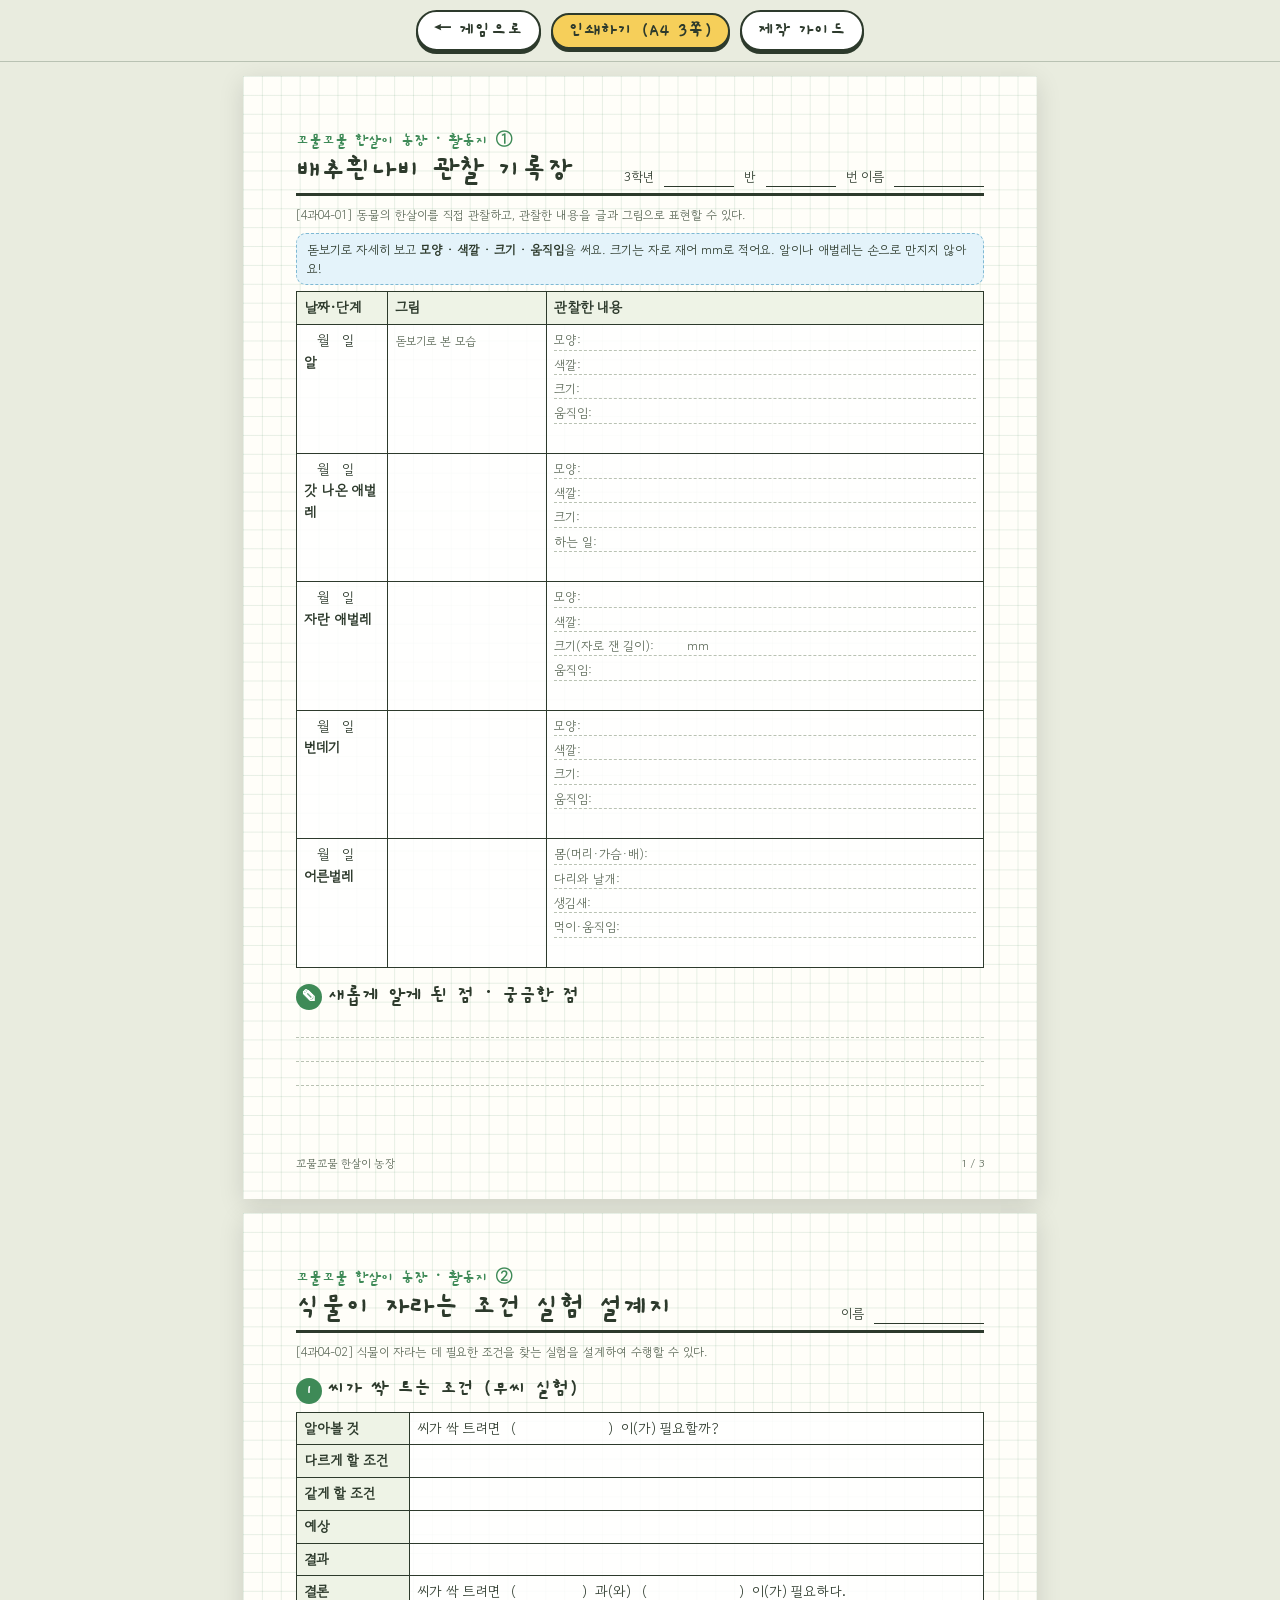
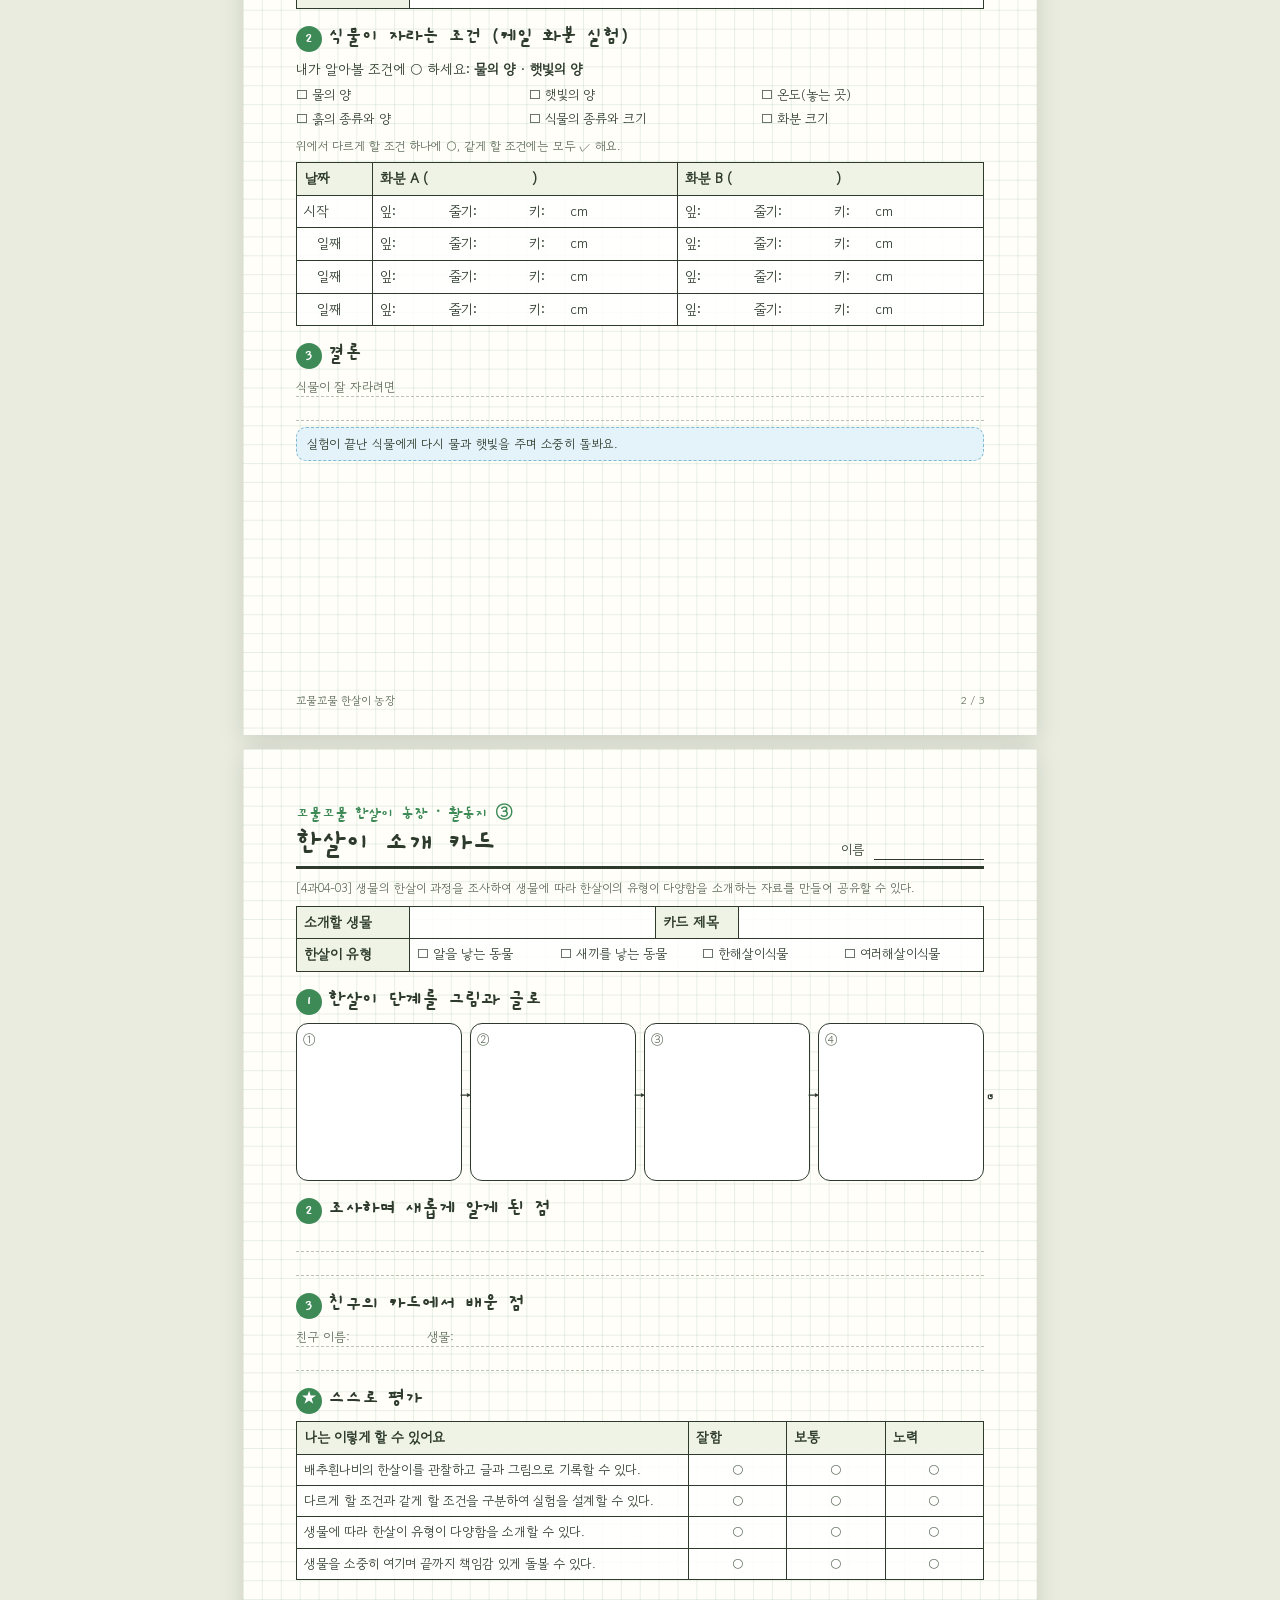
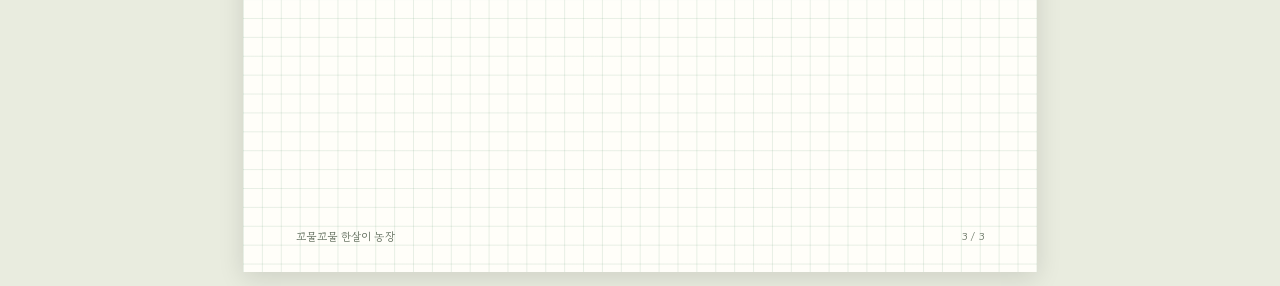
<file: worksheet/index.html>
<!doctype html>
<html lang="ko">
<head>
<meta charset="utf-8">
<meta name="viewport" content="width=device-width, initial-scale=1">
<title>한살이 농장 활동지</title>
<link rel="preconnect" href="https://fonts.googleapis.com">
<link rel="preconnect" href="https://fonts.gstatic.com" crossorigin>
<link href="https://fonts.googleapis.com/css2?family=Gaegu:wght@400;700&family=Gowun+Dodum&display=swap" rel="stylesheet">
<style>
  :root { --paper: #fffef9; --grid: rgba(76, 140, 95, .13); --ink: #2d3a2c; --soft: #5d6a59; --kale: #3e8a57; --butter: #f6cf5a; --line: #b9c2b3; --sky: #e4f3fa; --display: 'Gaegu', 'Gowun Dodum', 'Malgun Gothic', sans-serif; --body: 'Gowun Dodum', 'Malgun Gothic', 'Apple SD Gothic Neo', sans-serif; color-scheme: light; }
  * { box-sizing: border-box; }
  body { margin: 0; background: #e9ecdf; color: var(--ink); font-family: var(--body); font-size: 14px; line-height: 1.55; }
  .bar { position: sticky; top: 0; z-index: 5; display: flex; gap: 10px; align-items: center; justify-content: center; flex-wrap: wrap; padding: 10px 16px; background: rgba(233, 236, 223, .95); border-bottom: 1px solid var(--line); }
  .bar a, .bar button { font-family: var(--display); font-weight: 700; font-size: 19px; border: 2px solid var(--ink); border-radius: 999px; padding: 4px 16px; background: #fff; color: var(--ink); text-decoration: none; cursor: pointer; box-shadow: 0 3px 0 var(--ink); }
  .bar button { background: var(--butter); }
  .page { width: 210mm; min-height: 297mm; margin: 14px auto; padding: 14mm 14mm 12mm; background-color: var(--paper); background-image: linear-gradient(var(--grid) 1px, transparent 1px), linear-gradient(90deg, var(--grid) 1px, transparent 1px); background-size: 5mm 5mm; box-shadow: 0 6px 24px rgba(0, 0, 0, .12); position: relative; }
  @media screen and (max-width: 820px) { .page { width: 100%; min-height: 0; padding: 18px 16px; } }
  .head { display: flex; justify-content: space-between; align-items: flex-end; gap: 12px; border-bottom: 3px solid var(--ink); padding-bottom: 6px; margin-bottom: 10px; flex-wrap: wrap; }
  .head h1 { font-family: var(--display); font-size: 30px; margin: 0; line-height: 1.1; }
  .head .k { font-family: var(--display); font-weight: 700; color: var(--kale); font-size: 16px; }
  .who { display: flex; gap: 10px; font-size: 13px; }
  .who span { border-bottom: 1.5px solid var(--ink); min-width: 70px; padding: 0 4px; display: inline-block; }
  .std { font-size: 12px; color: var(--soft); margin: 0 0 8px; }
  h2 { font-family: var(--display); font-size: 21px; margin: 12px 0 6px; }
  h2 i { font-style: normal; display: inline-grid; place-items: center; width: 26px; height: 26px; border-radius: 50%; background: var(--kale); color: #fff; font-size: 15px; margin-right: 6px; }
  table { width: 100%; border-collapse: collapse; background: rgba(255, 255, 255, .85); }
  th, td { border: 1.5px solid var(--ink); padding: 5px 7px; vertical-align: top; text-align: left; }
  th { background: #eef3e6; font-weight: 700; }
  .obs td.pic { height: 34mm; width: 42mm; }
  .obs td.pic small { color: var(--soft); }
  .lines { display: grid; gap: 4px; }
  .lines span { border-bottom: 1px dashed var(--line); min-height: 20px; display: block; font-size: 12.5px; color: var(--soft); }
  .tip { background: var(--sky); border: 1.5px dashed #7fb9d3; border-radius: 10px; padding: 6px 10px; font-size: 12.5px; margin: 6px 0; }
  .check { display: grid; grid-template-columns: repeat(3, 1fr); gap: 4px 10px; font-size: 13px; }
  .check label::before { content: '□ '; }
  .cycle { display: grid; grid-template-columns: repeat(4, 1fr); gap: 8px; }
  .cycle div { border: 1.5px solid var(--ink); border-radius: 12px; background: #fff; min-height: 42mm; padding: 6px; position: relative; font-size: 12px; color: var(--soft); }
  .cycle div::after { content: '→'; position: absolute; right: -10px; top: 40%; font-weight: 700; color: var(--ink); }
  .cycle div:last-child::after { content: '↺'; }
  .self td { font-size: 13px; }
  .self td.s { width: 26mm; text-align: center; color: var(--soft); }
  .foot { position: absolute; left: 14mm; right: 14mm; bottom: 7mm; display: flex; justify-content: space-between; font-size: 11px; color: var(--soft); }
  @media screen and (max-width: 820px) { .foot { position: static; margin-top: 12px; } .cycle { grid-template-columns: repeat(2, 1fr); } .check { grid-template-columns: repeat(2, 1fr); } }
  @media print {
    @page { size: A4; margin: 0; }
    body { background: #fff; }
    .bar { display: none; }
    .page { margin: 0; box-shadow: none; page-break-after: always; break-after: page; }
    .page:last-child { page-break-after: auto; break-after: auto; }
  }
</style>
</head>
<body>
<div class="bar">
  <a href="../index.html">← 게임으로</a>
  <button type="button" id="print">인쇄하기 (A4 3쪽)</button>
  <a href="../guide/index.html">제작 가이드</a>
</div>

<!-- 1쪽: 관찰 기록장 -->
<section class="page">
  <div class="head">
    <div><div class="k">꼬물꼬물 한살이 농장 · 활동지 ①</div><h1>배추흰나비 관찰 기록장</h1></div>
    <div class="who">3학년 <span></span>반 <span></span>번 이름 <span style="min-width:90px"></span></div>
  </div>
  <p class="std">[4과04-01] 동물의 한살이를 직접 관찰하고, 관찰한 내용을 글과 그림으로 표현할 수 있다.</p>
  <div class="tip">돋보기로 자세히 보고 <b>모양 · 색깔 · 크기 · 움직임</b>을 써요. 크기는 자로 재어 mm로 적어요. 알이나 애벌레는 손으로 만지지 않아요!</div>
  <table class="obs">
    <thead><tr><th style="width:24mm">날짜·단계</th><th>그림</th><th>관찰한 내용</th></tr></thead>
    <tbody>
      <tr><td>　월　일<br><b>알</b></td><td class="pic"><small>돋보기로 본 모습</small></td><td><div class="lines"><span>모양:</span><span>색깔:</span><span>크기:</span><span>움직임:</span></div></td></tr>
      <tr><td>　월　일<br><b>갓 나온 애벌레</b></td><td class="pic"></td><td><div class="lines"><span>모양:</span><span>색깔:</span><span>크기:</span><span>하는 일:</span></div></td></tr>
      <tr><td>　월　일<br><b>자란 애벌레</b></td><td class="pic"></td><td><div class="lines"><span>모양:</span><span>색깔:</span><span>크기(자로 잰 길이):　　　mm</span><span>움직임:</span></div></td></tr>
      <tr><td>　월　일<br><b>번데기</b></td><td class="pic"></td><td><div class="lines"><span>모양:</span><span>색깔:</span><span>크기:</span><span>움직임:</span></div></td></tr>
      <tr><td>　월　일<br><b>어른벌레</b></td><td class="pic"></td><td><div class="lines"><span>몸(머리·가슴·배):</span><span>다리와 날개:</span><span>생김새:</span><span>먹이·움직임:</span></div></td></tr>
    </tbody>
  </table>
  <h2><i>✎</i>새롭게 알게 된 점 · 궁금한 점</h2>
  <div class="lines"><span></span><span></span><span></span></div>
  <div class="foot"><span>꼬물꼬물 한살이 농장</span><span>1 / 3</span></div>
</section>

<!-- 2쪽: 실험 설계지 -->
<section class="page">
  <div class="head">
    <div><div class="k">꼬물꼬물 한살이 농장 · 활동지 ②</div><h1>식물이 자라는 조건 실험 설계지</h1></div>
    <div class="who">이름 <span style="min-width:110px"></span></div>
  </div>
  <p class="std">[4과04-02] 식물이 자라는 데 필요한 조건을 찾는 실험을 설계하여 수행할 수 있다.</p>
  <h2><i>1</i>씨가 싹 트는 조건 (무씨 실험)</h2>
  <table>
    <tr><th style="width:30mm">알아볼 것</th><td>씨가 싹 트려면 （　　　　　　　）이(가) 필요할까?</td></tr>
    <tr><th>다르게 할 조건</th><td></td></tr>
    <tr><th>같게 할 조건</th><td></td></tr>
    <tr><th>예상</th><td></td></tr>
    <tr><th>결과</th><td></td></tr>
    <tr><th>결론</th><td>씨가 싹 트려면 （　　　　　）과(와) （　　　　　　　）이(가) 필요하다.</td></tr>
  </table>
  <h2><i>2</i>식물이 자라는 조건 (케일 화분 실험)</h2>
  <p style="margin:0 0 4px">내가 알아볼 조건에 ○ 하세요: <b>물의 양</b> · <b>햇빛의 양</b></p>
  <div class="check" style="margin:4px 0 8px"><label>물의 양</label><label>햇빛의 양</label><label>온도(놓는 곳)</label><label>흙의 종류와 양</label><label>식물의 종류와 크기</label><label>화분 크기</label></div>
  <p class="std" style="margin-bottom:6px">위에서 다르게 할 조건 하나에 ○, 같게 할 조건에는 모두 ✓ 해요.</p>
  <table>
    <thead><tr><th style="width:20mm">날짜</th><th>화분 A (　　　　　　　　)</th><th>화분 B (　　　　　　　　)</th></tr></thead>
    <tbody>
      <tr><td>시작</td><td>잎:　　　　줄기:　　　　키:　　cm</td><td>잎:　　　　줄기:　　　　키:　　cm</td></tr>
      <tr><td>　일째</td><td>잎:　　　　줄기:　　　　키:　　cm</td><td>잎:　　　　줄기:　　　　키:　　cm</td></tr>
      <tr><td>　일째</td><td>잎:　　　　줄기:　　　　키:　　cm</td><td>잎:　　　　줄기:　　　　키:　　cm</td></tr>
      <tr><td>　일째</td><td>잎:　　　　줄기:　　　　키:　　cm</td><td>잎:　　　　줄기:　　　　키:　　cm</td></tr>
    </tbody>
  </table>
  <h2><i>3</i>결론</h2>
  <div class="lines"><span>식물이 잘 자라려면</span><span></span></div>
  <div class="tip">실험이 끝난 식물에게 다시 물과 햇빛을 주며 소중히 돌봐요.</div>
  <div class="foot"><span>꼬물꼬물 한살이 농장</span><span>2 / 3</span></div>
</section>

<!-- 3쪽: 한살이 소개 카드 + 자기 평가 -->
<section class="page">
  <div class="head">
    <div><div class="k">꼬물꼬물 한살이 농장 · 활동지 ③</div><h1>한살이 소개 카드</h1></div>
    <div class="who">이름 <span style="min-width:110px"></span></div>
  </div>
  <p class="std">[4과04-03] 생물의 한살이 과정을 조사하여 생물에 따라 한살이의 유형이 다양함을 소개하는 자료를 만들어 공유할 수 있다.</p>
  <table>
    <tr><th style="width:30mm">소개할 생물</th><td></td><th style="width:22mm">카드 제목</th><td></td></tr>
    <tr><th>한살이 유형</th><td colspan="3"><div class="check" style="grid-template-columns:repeat(4,1fr)"><label>알을 낳는 동물</label><label>새끼를 낳는 동물</label><label>한해살이식물</label><label>여러해살이식물</label></div></td></tr>
  </table>
  <h2><i>1</i>한살이 단계를 그림과 글로</h2>
  <div class="cycle"><div>①</div><div>②</div><div>③</div><div>④</div></div>
  <h2><i>2</i>조사하며 새롭게 알게 된 점</h2>
  <div class="lines"><span></span><span></span></div>
  <h2><i>3</i>친구의 카드에서 배운 점</h2>
  <div class="lines"><span>친구 이름:　　　　　　　생물:</span><span></span></div>
  <h2><i>★</i>스스로 평가</h2>
  <table class="self">
    <thead><tr><th>나는 이렇게 할 수 있어요</th><th class="s">잘함</th><th class="s">보통</th><th class="s">노력</th></tr></thead>
    <tbody>
      <tr><td>배추흰나비의 한살이를 관찰하고 글과 그림으로 기록할 수 있다.</td><td class="s">○</td><td class="s">○</td><td class="s">○</td></tr>
      <tr><td>다르게 할 조건과 같게 할 조건을 구분하여 실험을 설계할 수 있다.</td><td class="s">○</td><td class="s">○</td><td class="s">○</td></tr>
      <tr><td>생물에 따라 한살이 유형이 다양함을 소개할 수 있다.</td><td class="s">○</td><td class="s">○</td><td class="s">○</td></tr>
      <tr><td>생물을 소중히 여기며 끝까지 책임감 있게 돌볼 수 있다.</td><td class="s">○</td><td class="s">○</td><td class="s">○</td></tr>
    </tbody>
  </table>
  <div class="foot"><span>꼬물꼬물 한살이 농장</span><span>3 / 3</span></div>
</section>
<script>
  document.getElementById('print').addEventListener('click', function () { window.print(); });
</script>
</body>
</html>
</file>
<file: css/style.css>
/* 꼬물꼬물 한살이 농장 — 관찰 기록장(모눈종이) 위에 수채화 농장을 펼친 화면
   Layout concept: field notebook over a watercolor farm — illustrated scenes framed by graph-paper panels, washi-tape labels and ink stamps. */
:root {
  --paper: #f8f7ec;        /* 모눈종이 바탕 */
  --paper-2: #efeedd;
  --card: #fffdf6;
  --grid: rgba(76, 140, 95, .11);
  --ink: #2d3a2c;          /* 짙은 잎색 잉크 */
  --ink-soft: #5d6a59;
  --kale: #3e8a57;         /* 케일 초록 */
  --kale-deep: #2b6640;
  --kale-pale: #e3f0dc;
  --butter: #f6cf5a;       /* 배추흰나비 버터 노랑 */
  --butter-pale: #fdf3cf;
  --sky: #a8d8ec;
  --sky-pale: #e4f3fa;
  --stamp: #c4553b;        /* 도장 빨강 */
  --stamp-pale: #f9e2dc;
  --line: rgba(45, 58, 44, .18);
  --shadow: 0 4px 0 rgba(45, 58, 44, .14), 0 12px 28px rgba(45, 58, 44, .12);
  --font-display: 'Gaegu', 'Gowun Dodum', 'Apple SD Gothic Neo', 'Malgun Gothic', 'Noto Sans KR', sans-serif;
  --font-body: 'Gowun Dodum', 'Apple SD Gothic Neo', 'Malgun Gothic', 'Noto Sans KR', sans-serif;
  --r: 16px;
  color-scheme: light;
}
* { box-sizing: border-box; }
html, body { margin: 0; min-height: 100%; }
body {
  background-color: var(--paper);
  background-image:
    linear-gradient(var(--grid) 1px, transparent 1px),
    linear-gradient(90deg, var(--grid) 1px, transparent 1px);
  background-size: 22px 22px;
  color: var(--ink);
  font-family: var(--font-body);
  font-size: 16px;
  line-height: 1.6;
  -webkit-tap-highlight-color: transparent;
  overflow-x: hidden;
}
img { max-width: 100%; }
button, input, textarea, select { font: inherit; color: inherit; }
button { cursor: pointer; }
:focus-visible { outline: 3px solid var(--kale); outline-offset: 2px; border-radius: 8px; }
h1, h2, h3 { font-family: var(--font-display); font-weight: 700; line-height: 1.2; text-wrap: balance; margin: 0; }
p { margin: 0; }
.hidden, [hidden] { display: none !important; }
.wrap { width: min(1180px, 100%); margin: 0 auto; padding-inline: max(16px, env(safe-area-inset-left, 0px)) max(16px, env(safe-area-inset-right, 0px)); }

/* ───── 버튼 ───── */
.btn {
  display: inline-flex; align-items: center; justify-content: center; gap: 8px;
  min-height: 46px; padding: 8px 20px; border-radius: 999px;
  border: 2px solid var(--ink); background: var(--card); color: var(--ink);
  font-family: var(--font-display); font-weight: 700; font-size: 21px; line-height: 1;
  box-shadow: 0 3px 0 var(--ink); transition: transform .12s, box-shadow .12s, background .2s;
  text-decoration: none; white-space: nowrap;
}
.btn:hover { transform: translateY(-2px); box-shadow: 0 5px 0 var(--ink); }
.btn:active { transform: translateY(2px); box-shadow: 0 1px 0 var(--ink); }
.btn.primary { background: var(--butter); }
.btn.green { background: var(--kale); color: #fff; }
.btn.small { min-height: 38px; font-size: 18px; padding: 6px 14px; }
.btn.ghost { background: transparent; box-shadow: none; border-color: var(--line); }
.btn[disabled] { opacity: .45; cursor: not-allowed; transform: none; box-shadow: 0 3px 0 var(--ink); }
.btn .spr { flex: none; }
.row { display: flex; gap: 10px; flex-wrap: wrap; align-items: center; }
.row.center { justify-content: center; }
.row.end { justify-content: flex-end; }

/* ───── 스프라이트 ───── */
.spr { display: inline-block; background-repeat: no-repeat; flex: none; vertical-align: middle; }
.sprf { display: block; width: 100%; aspect-ratio: 1; max-width: 100%; background-repeat: no-repeat; }

/* ───── 위쪽 막대 ───── */
.topbar {
  position: sticky; top: env(safe-area-inset-top, 0px); z-index: 20;
  background: rgba(248, 247, 236, .94); backdrop-filter: blur(6px);
  border-bottom: 2px solid var(--line);
}
body::before { content: ""; position: fixed; inset: 0 0 auto; height: env(safe-area-inset-top, 0px); z-index: 30; background: var(--paper); }
.topbar .wrap { display: flex; align-items: center; gap: 10px; min-height: 60px; padding-block: 6px; }
.brand { display: flex; align-items: center; gap: 8px; font-family: var(--font-display); font-weight: 700; font-size: 24px; color: var(--kale-deep); background: none; border: 0; padding: 0; }
.brand .spr { border-radius: 50%; }
.where { padding-left: 10px; border-left: 2px solid var(--line); font-family: var(--font-display); font-size: 20px; color: var(--ink-soft); white-space: nowrap; overflow: hidden; text-overflow: ellipsis; min-width: 0; }
.where b { color: var(--ink); }
.topbar .sp { flex: 1; }
.stampbar { display: flex; gap: 4px; }
.stampbar i { width: 22px; height: 22px; border-radius: 50%; border: 2px dashed var(--line); display: grid; place-items: center; font-style: normal; font-size: 11px; color: transparent; }
.stampbar i.on { border: 2px solid var(--stamp); background: var(--stamp-pale); color: var(--stamp); font-weight: 700; transform: rotate(-12deg); }
.iconbtn { min-width: 44px; height: 44px; border-radius: 12px; border: 2px solid var(--line); background: var(--card); display: inline-grid; place-items: center; font-size: 15px; font-family: var(--font-display); font-weight: 700; padding: 0 10px; }
.iconbtn:hover { border-color: var(--ink); }

/* ───── 타이틀 ───── */
.title-screen { position: relative; min-height: 100vh; min-height: 100dvh; display: grid; overflow: hidden; background: #cfe8f5; }
.title-bg { position: absolute; inset: 0; background: url(../assets/keyart.jpg) center 70%/cover no-repeat; }
@media (max-aspect-ratio: 4 / 5) { .title-bg { background-position: 24% 70%; } }
.title-bg::after { content: ""; position: absolute; inset: 0; background: linear-gradient(180deg, rgba(255, 255, 255, .0) 30%, rgba(248, 247, 236, .0) 55%, rgba(248, 247, 236, .92) 88%); }
.title-inner { position: relative; z-index: 2; align-self: end; padding-block: 24px max(28px, env(safe-area-inset-bottom, 0px)); text-align: center; }
.title-head { position: absolute; z-index: 2; left: 0; right: 0; top: clamp(16px, 5vh, 56px); text-align: center; padding-inline: 16px; }
.kicker { display: inline-block; font-family: var(--font-display); font-weight: 700; font-size: clamp(16px, 2.2vw, 22px); color: var(--kale-deep); background: rgba(255, 253, 246, .88); border: 2px solid var(--ink); border-radius: 999px; padding: 2px 16px; box-shadow: 0 3px 0 var(--ink); }
.logo { margin-top: 10px; font-family: var(--font-display); font-weight: 700; font-size: clamp(46px, 8.6vw, 104px); line-height: 1; color: #fff;
  -webkit-text-stroke: 0; text-shadow: 0 3px 0 var(--kale-deep), 3px 0 0 var(--kale-deep), -3px 0 0 var(--kale-deep), 0 -3px 0 var(--kale-deep), 3px 3px 0 var(--kale-deep), -3px 3px 0 var(--kale-deep), 3px -3px 0 var(--kale-deep), -3px -3px 0 var(--kale-deep), 0 10px 0 rgba(43, 102, 64, .35); letter-spacing: 1px; }
.logo .w { display: inline-block; white-space: nowrap; animation: none; }
.logo span { display: inline-block; animation: wiggle 2.6s ease-in-out infinite; }
.logo span:nth-child(2n) { animation-delay: .15s; }
.logo span:nth-child(3n) { animation-delay: .3s; }
.logo .y { color: var(--butter); }
@keyframes wiggle { 0%, 100% { transform: translateY(0) rotate(0); } 25% { transform: translateY(-4px) rotate(-2deg); } 75% { transform: translateY(2px) rotate(1.5deg); } }
.title-sub { margin-top: 10px; font-size: clamp(15px, 1.8vw, 18px); color: var(--ink); background: rgba(255, 253, 246, .82); display: inline-block; padding: 4px 14px; border-radius: 10px; }
.title-btns { display: flex; gap: 12px; justify-content: center; flex-wrap: wrap; }
.title-btns .btn { min-height: 56px; font-size: 24px; padding-inline: 28px; }
.title-meta { margin-top: 14px; display: flex; gap: 8px; justify-content: center; flex-wrap: wrap; font-size: 13.5px; color: var(--ink-soft); }
.title-meta span { background: rgba(255, 253, 246, .9); border: 1px solid var(--line); border-radius: 999px; padding: 2px 10px; }

/* ───── 지도 ───── */
.map-page { padding-block: 18px 40px; display: grid; gap: 16px; }
.map-head { display: flex; gap: 14px; align-items: flex-end; flex-wrap: wrap; }
.map-head h1 { font-size: clamp(30px, 4vw, 40px); }
.map-head .sp { flex: 1; }
.map-frame { position: relative; border: 3px solid var(--ink); border-radius: 22px; overflow: hidden; box-shadow: var(--shadow); background: #dfeccf; aspect-ratio: 16 / 9; max-width: 100%; }
.map-frame > img { position: absolute; inset: 0; width: 100%; height: 100%; object-fit: cover; display: block; }
.pin { position: absolute; transform: translate(-50%, -50%); display: flex; flex-direction: column; align-items: center; gap: 2px; background: none; border: 0; padding: 0; }
.pin .lbl { font-family: var(--font-display); font-weight: 700; font-size: clamp(14px, 1.9vw, 23px); background: var(--card); border: 2px solid var(--ink); border-radius: 12px; padding: 2px 12px 0; box-shadow: 0 3px 0 var(--ink); white-space: nowrap; display: flex; align-items: center; gap: 6px; transition: transform .15s; }
.pin .no { width: 1.35em; height: 1.35em; border-radius: 50%; background: var(--kale); color: #fff; display: grid; place-items: center; font-size: .78em; margin-bottom: 2px; }
.pin:hover .lbl, .pin:focus-visible .lbl { transform: translateY(-3px) scale(1.04); }
.pin .done-stamp { position: absolute; right: -14px; top: -16px; width: 34px; height: 34px; border-radius: 50%; border: 2px solid var(--stamp); background: rgba(249, 226, 220, .95); color: var(--stamp); font-family: var(--font-display); font-weight: 700; font-size: 13px; display: grid; place-items: center; transform: rotate(-14deg); }
.pin.next .lbl { background: var(--butter); animation: bob 1.4s ease-in-out infinite; }
@keyframes bob { 0%, 100% { transform: translateY(0); } 50% { transform: translateY(-5px); } }
.zone-list { display: grid; grid-template-columns: repeat(auto-fit, minmax(240px, 1fr)); gap: 12px; }
.zcard { display: grid; grid-template-columns: auto 1fr; gap: 4px 12px; align-items: center; text-align: left; background: var(--card); border: 2px solid var(--line); border-radius: var(--r); padding: 12px 14px; position: relative; min-width: 0; }
.zcard:hover { border-color: var(--ink); }
.zcard .no { grid-row: span 2; width: 38px; height: 38px; border-radius: 50%; background: var(--kale-pale); color: var(--kale-deep); font-family: var(--font-display); font-weight: 700; font-size: 22px; display: grid; place-items: center; }
.zcard.done .no { background: var(--stamp-pale); color: var(--stamp); }
.zcard b { font-family: var(--font-display); font-size: 22px; }
.zcard small { color: var(--ink-soft); font-size: 13.5px; line-height: 1.45; }
.zcard .tag { position: absolute; right: 10px; top: 8px; font-size: 12px; color: var(--ink-soft); }

/* ───── 봄이 말풍선 ───── */
.talk { display: flex; gap: 10px; align-items: flex-end; }
.talk-face { width: 74px; height: 74px; object-fit: cover; object-position: center 18%; border-radius: 50%; border: 3px solid var(--ink); background: var(--butter-pale); flex: none; }
.talk-bubble { position: relative; background: var(--card); border: 2px solid var(--ink); border-radius: 18px 18px 18px 6px; padding: 8px 14px 10px; box-shadow: 0 3px 0 var(--ink); min-width: 0; flex: 1; }
.talk-name { font-family: var(--font-display); font-size: 17px; color: var(--kale-deep); display: block; line-height: 1.1; }
.talk-text { font-size: 16.5px; line-height: 1.55; }
.talk.pulse .talk-bubble { animation: pop .35s ease-out; }
@keyframes pop { 0% { transform: scale(.96); } 60% { transform: scale(1.02); } 100% { transform: scale(1); } }

/* ───── 구역 공통 ───── */
.zone { padding-block: 14px 48px; display: grid; gap: 16px; }
.zone-head { display: flex; gap: 12px; align-items: center; flex-wrap: wrap; }
.zone-head > * { flex: none; }
.zone-head .sp { flex: 1; }
.zone-head > .steps { flex: 1 1 300px; justify-content: flex-end; min-width: 0; }
@media (max-width: 760px) { .zone-head > .steps { justify-content: flex-start; } .zone-head .sp { display: none; } }
.zone-head h1 { font-size: clamp(28px, 3.6vw, 38px); }
.zone-head .std { font-size: 13px; color: var(--ink-soft); border: 1px solid var(--line); border-radius: 999px; padding: 1px 10px; background: var(--card); }
.zone-head .sp { flex: 1; }
.steps { list-style: none; display: flex; gap: 6px; padding: 0; margin: 0; flex-wrap: wrap; }
.steps li { display: flex; align-items: center; gap: 6px; font-size: 14px; color: var(--ink-soft); background: var(--card); border: 1.5px solid var(--line); border-radius: 999px; padding: 3px 12px 3px 4px; }
.steps li span { width: 22px; height: 22px; border-radius: 50%; background: var(--paper-2); display: grid; place-items: center; font-weight: 700; font-size: 12px; }
.steps li.now { border-color: var(--ink); color: var(--ink); font-weight: 700; background: var(--butter-pale); }
.steps li.now span { background: var(--butter); }
.steps li.done span { background: var(--kale); color: #fff; }
.panel { background: var(--card); border: 2px solid var(--ink); border-radius: 20px; box-shadow: var(--shadow); padding: 18px; position: relative; min-width: 0; }
.panel.paper { background-color: var(--card); background-image: linear-gradient(var(--grid) 1px, transparent 1px), linear-gradient(90deg, var(--grid) 1px, transparent 1px); background-size: 18px 18px; }
.panel h2 { font-size: 27px; margin-bottom: 6px; }
.panel h3 { font-size: 22px; margin-bottom: 4px; }
.tape { position: absolute; top: -14px; left: 22px; background: var(--butter); opacity: .92; padding: 2px 16px; font-family: var(--font-display); font-weight: 700; font-size: 18px; transform: rotate(-2.5deg); clip-path: polygon(3% 0, 97% 0, 100% 20%, 97% 40%, 100% 60%, 97% 80%, 100% 100%, 3% 100%, 0 80%, 3% 60%, 0 40%, 3% 20%, 0 0); }
.tape.green { background: #bfe0a8; }
.tape.sky { background: var(--sky); }
.muted { color: var(--ink-soft); }
.small { font-size: 14px; }
.grid2 { display: grid; grid-template-columns: minmax(0, 1.25fr) minmax(0, 1fr); gap: 16px; align-items: start; }
.grid2.even { grid-template-columns: minmax(0, 1fr) minmax(0, 1fr); }
@media (max-width: 860px) { .grid2, .grid2.even { grid-template-columns: minmax(0, 1fr); } }
.fact { background: var(--sky-pale); border: 2px dashed #7fb9d3; border-radius: 14px; padding: 10px 14px; font-size: 15.5px; }
.fact b { font-family: var(--font-display); font-size: 18px; color: #2b6e8e; margin-right: 6px; }
.next-row { display: flex; justify-content: flex-end; gap: 10px; flex-wrap: wrap; }

/* ───── 보기(선택지) ───── */
.choices { display: grid; gap: 8px; }
.choices.inline { display: flex; flex-wrap: wrap; }
.choice { text-align: left; border: 2px solid var(--line); background: var(--card); border-radius: 14px; padding: 9px 14px; font-size: 16px; line-height: 1.45; transition: border-color .15s, background .15s; }
.choice:hover { border-color: var(--ink); }
.choice.ok { border-color: var(--kale); background: var(--kale-pale); font-weight: 700; }
.choice.ok::before { content: '✓ '; color: var(--kale-deep); }
.choice.bad { border-color: var(--stamp); background: var(--stamp-pale); }
.choice[disabled] { cursor: default; }
.ox { display: flex; gap: 10px; }
.ox button { width: 64px; height: 56px; border-radius: 14px; border: 2px solid var(--ink); background: var(--card); font-family: var(--font-display); font-weight: 700; font-size: 30px; box-shadow: 0 3px 0 var(--ink); }
.ox button.ok { background: var(--kale-pale); border-color: var(--kale); }
.ox button.bad { background: var(--stamp-pale); border-color: var(--stamp); }
.qrow { display: grid; gap: 8px; padding: 10px 0; border-bottom: 1.5px dashed var(--line); }
.qrow:last-child { border-bottom: 0; }
.qrow .qk { font-family: var(--font-display); font-weight: 700; font-size: 20px; color: var(--kale-deep); }

/* ───── 효과 ───── */
.shake { animation: shake .4s; }
@keyframes shake { 0%, 100% { transform: translateX(0); } 20% { transform: translateX(-7px); } 40% { transform: translateX(6px); } 60% { transform: translateX(-4px); } 80% { transform: translateX(3px); } }
.glow { animation: glow 1s ease-out; }
@keyframes glow { 0% { box-shadow: 0 0 0 0 rgba(246, 207, 90, .9); } 100% { box-shadow: 0 0 0 18px rgba(246, 207, 90, 0); } }
.toast { position: fixed; left: 50%; bottom: max(20px, env(safe-area-inset-bottom, 0px)); transform: translate(-50%, 160%); opacity: 0; pointer-events: none; background: var(--ink); color: #fff; padding: 10px 18px; border-radius: 14px; font-size: 16px; z-index: 90; transition: transform .25s; max-width: calc(100% - 32px); text-align: center; }
.toast.show { transform: translate(-50%, 0); opacity: 1; }
.toast.good { background: var(--kale-deep); }
.toast.bad { background: var(--stamp); }
.stamp-fx { position: fixed; inset: 0; display: grid; place-items: center; z-index: 95; pointer-events: none; }
.stamp-fx span { width: 210px; height: 210px; border-radius: 50%; border: 7px double var(--stamp); color: var(--stamp); background: rgba(255, 253, 246, .9); font-family: var(--font-display); font-weight: 700; font-size: 34px; display: grid; place-items: center; text-align: center; line-height: 1.1; padding: 20px; animation: stampin 1.5s ease-out forwards; }
@keyframes stampin { 0% { transform: scale(2.4) rotate(-30deg); opacity: 0; } 18% { transform: scale(.92) rotate(-12deg); opacity: 1; } 26% { transform: scale(1) rotate(-12deg); } 80% { opacity: 1; } 100% { transform: scale(1) rotate(-12deg); opacity: 0; } }
.confetti { position: fixed; inset: 0; pointer-events: none; z-index: 94; overflow: hidden; }
.confetti i { position: absolute; top: -12px; width: 10px; height: 14px; border-radius: 3px; animation: fall linear forwards; }
@keyframes fall { to { transform: translateY(110vh) rotate(540deg); } }

/* ───── 모달 ───── */
.modal { position: fixed; inset: 0; z-index: 60; background: rgba(36, 44, 34, .45); display: grid; place-items: center; padding: max(12px, env(safe-area-inset-top, 0px)) max(12px, env(safe-area-inset-right, 0px)) max(12px, env(safe-area-inset-bottom, 0px)) max(12px, env(safe-area-inset-left, 0px)); }
.modal .sheet { position: relative; width: min(760px, 100%); max-height: calc(100dvh - 24px); overflow: auto; background-color: var(--card); background-image: linear-gradient(var(--grid) 1px, transparent 1px), linear-gradient(90deg, var(--grid) 1px, transparent 1px); background-size: 18px 18px; border: 3px solid var(--ink); border-radius: 22px; box-shadow: var(--shadow); padding: 22px; animation: rise .25s ease-out; }
.modal .sheet.wide { width: min(1020px, 100%); }
.modal .sheet h2 { font-size: 30px; margin-bottom: 8px; padding-right: 40px; }
@keyframes rise { from { transform: translateY(14px); opacity: 0; } to { transform: none; opacity: 1; } }
.modal .x { position: absolute; right: 12px; top: 12px; width: 40px; height: 40px; border-radius: 50%; border: 2px solid var(--ink); background: var(--card); font-size: 18px; z-index: 2; }
body.modal-open { overflow: hidden; }
.field { display: grid; gap: 6px; }
.field label { font-family: var(--font-display); font-weight: 700; font-size: 20px; }
.input { border: 2px solid var(--ink); border-radius: 12px; padding: 10px 12px; background: #fff; font-size: 18px; width: 100%; }
textarea.input { min-height: 84px; resize: vertical; line-height: 1.5; }

/* ───── 끌어 놓기 ───── */
[data-drag] { touch-action: none; user-select: none; -webkit-user-select: none; cursor: grab; }
.drag-ghost { position: fixed; z-index: 99; pointer-events: none; opacity: .92; transform: rotate(-4deg) scale(1.06); filter: drop-shadow(0 10px 14px rgba(0, 0, 0, .25)); }
.lifting { opacity: .35; }
.picked { outline: 3px solid var(--butter); outline-offset: 2px; background: var(--butter-pale) !important; }
.over { outline: 3px dashed var(--kale); outline-offset: 3px; background: var(--kale-pale) !important; }
.picking [data-drop] { outline: 2px dashed rgba(62, 138, 87, .55); outline-offset: 2px; }

/* ───── 1. 나비 사육장 ───── */
.shelf { display: grid; grid-template-columns: repeat(auto-fill, minmax(104px, 1fr)); gap: 10px; }
.shelf .it { background: var(--card); border: 2px solid var(--line); border-radius: 16px; padding: 6px 4px 8px; display: flex; flex-direction: column; align-items: center; gap: 2px; font-size: 14.5px; text-align: center; line-height: 1.25; }
.shelf .it .sprf { width: 78%; }
.shelf .it.used { opacity: .3; pointer-events: none; }
.shelf .it.nope { border-color: var(--stamp); background: var(--stamp-pale); }
.setup-area { min-height: 300px; border: 3px dashed var(--kale); border-radius: 20px; background: linear-gradient(180deg, #f4f9ee, #e8f2dc); position: relative; display: flex; flex-wrap: wrap; align-content: flex-start; gap: 8px; padding: 46px 12px 12px; }
.setup-area .cap { position: absolute; left: 14px; top: 10px; font-family: var(--font-display); font-weight: 700; font-size: 19px; color: var(--kale-deep); }
.setup-area .put { width: 86px; display: flex; flex-direction: column; align-items: center; font-size: 13px; text-align: center; animation: pop .3s; }
.setup-area .put .sprf { width: 74px; }

/* 사육 상자 장면 */
.cal { position: relative; display: flex; gap: 3px; overflow-x: auto; padding: 4px 2px 8px; scrollbar-width: thin; }
.cal .d { flex: none; width: 30px; text-align: center; font-size: 11.5px; color: var(--ink-soft); border-radius: 8px; padding: 2px 0; position: relative; font-variant-numeric: tabular-nums; }
.cal .d i { display: block; height: 8px; border-radius: 4px; margin: 2px 3px 0; background: var(--paper-2); }
.cal .d.egg i { background: #f3d873; }
.cal .d.larva i { background: #9fd37a; }
.cal .d.pupa i { background: #c9dfa0; }
.cal .d.adult i { background: #bcdcef; }
.cal .d.ev::after { content: ''; position: absolute; top: -3px; right: 3px; width: 6px; height: 6px; border-radius: 50%; background: var(--stamp); }
.cal .d.now { background: var(--ink); color: #fff; font-weight: 700; }
.cal .d.now i { outline: 2px solid #fff; }
.legend { display: flex; gap: 12px; flex-wrap: wrap; font-size: 13px; color: var(--ink-soft); }
.legend span::before { content: ''; display: inline-block; width: 14px; height: 8px; border-radius: 4px; margin-right: 5px; vertical-align: middle; background: var(--c); }

.box-stage { position: relative; aspect-ratio: 16 / 10.5; max-width: 100%; border-radius: 18px; overflow: hidden; border: 2px solid var(--ink); background: linear-gradient(180deg, #dff0f7 0%, #f3f7ea 58%, #d9c09a 58.2%, #c9a77a 100%); }
.box-stage .window { pointer-events: none; position: absolute; left: 6%; top: 6%; width: 30%; height: 38%; border: 6px solid #fff; border-radius: 6px; background: linear-gradient(180deg, var(--sky) 0%, #e8f6fb 100%); box-shadow: inset 0 0 0 2px rgba(0, 0, 0, .06); transition: background 1s; }
.box-stage.night .window { background: linear-gradient(180deg, #213357, #3a4f7a); }
.box-stage .sun { pointer-events: none; position: absolute; width: 11%; aspect-ratio: 1; border-radius: 50%; background: radial-gradient(circle, #fff6c8 0, #ffd95a 55%, rgba(255, 217, 90, 0) 70%); left: 20%; top: 11%; transition: opacity .6s; }
.box-stage.night .sun { opacity: 0; }
.net { position: absolute; left: 22%; right: 16%; bottom: 13%; top: 14%; border-radius: 8px; pointer-events: none; border: 3px solid rgba(255, 255, 255, .95);
  background-color: rgba(255, 255, 255, .16);
  background-image: radial-gradient(circle, rgba(255, 255, 255, .55) 1px, transparent 1.6px); background-size: 7px 7px;
  box-shadow: inset 0 0 0 3px rgba(43, 102, 64, .22), 0 6px 0 rgba(0, 0, 0, .06); }
.net::before { content: ''; position: absolute; left: 0; right: 0; top: 0; height: 9%; border-bottom: 3px solid rgba(255, 255, 255, .95); background: rgba(255, 255, 255, .2); }
.tray { pointer-events: none; position: absolute; left: 19%; right: 13%; bottom: 8%; height: 8%; border-radius: 6px 6px 14px 14px; background: linear-gradient(180deg, #f4f4f2, #d9dcd8); border: 2px solid rgba(45, 58, 44, .35); }
.kale-pot { position: absolute; left: 36%; width: 33%; bottom: 10%; aspect-ratio: 1; background: none; border: 0; padding: 0; }
.kale-pot .sprf { width: 100%; height: 100%; }
.kale-pot.new { left: 58%; width: 30%; }
.critter { position: absolute; transform: translate(-50%, -50%); transition: left .9s ease, top .9s ease; z-index: 3; background: none; border: 0; padding: 0; }
.critter svg { display: block; overflow: visible; }
.critter.tap-me::after { content: ''; position: absolute; inset: -12px; border-radius: 50%; border: 3px dashed var(--butter); animation: spin 6s linear infinite; }
@keyframes spin { to { transform: rotate(360deg); } }
.poop { position: absolute; width: 2.2%; aspect-ratio: 1; border-radius: 40%; background: radial-gradient(circle at 35% 35%, #7c8d4c, #3e4b22); border: 0; padding: 0; z-index: 4; }
.poop.wet { background: radial-gradient(circle at 35% 35%, #8fa86a, #4f6630); box-shadow: 0 0 0 3px rgba(120, 170, 200, .35); }
.molt-skin { pointer-events: none; position: absolute; width: 4%; height: 1.4%; border-radius: 50%; background: rgba(200, 200, 160, .75); z-index: 2; }
.waterdrop { position: absolute; left: 50%; top: 40%; width: 40px; height: 40px; z-index: 6; pointer-events: none; }
.waterdrop i { position: absolute; width: 6px; height: 10px; background: #6cbbe6; border-radius: 50% 50% 50% 50% / 60% 60% 40% 40%; animation: drip .7s ease-in forwards; }
@keyframes drip { from { transform: translateY(-30px); opacity: 1; } to { transform: translateY(40px); opacity: 0; } }
.moist { position: absolute; left: 3%; bottom: 3%; display: flex; gap: 6px; align-items: center; background: rgba(255, 253, 246, .9); border: 1.5px solid var(--line); border-radius: 999px; padding: 2px 10px; font-size: 13px; z-index: 5; }
.moist .bar { width: 70px; height: 9px; border-radius: 5px; background: var(--paper-2); overflow: hidden; }
.moist .bar b { display: block; height: 100%; background: #6cbbe6; transition: width .5s; }
.daylbl { position: absolute; right: 3%; top: 4%; z-index: 5; font-family: var(--font-display); font-weight: 700; font-size: clamp(20px, 3vw, 30px); background: var(--card); border: 2px solid var(--ink); border-radius: 14px; padding: 0 14px; box-shadow: 0 3px 0 var(--ink); }
.nightfx { position: absolute; inset: 0; background: rgba(20, 30, 60, .0); transition: background .8s; pointer-events: none; z-index: 8; }
.box-stage.night .nightfx { background: rgba(20, 30, 60, .45); }
.tools { display: grid; grid-template-columns: repeat(6, minmax(0, 1fr)); gap: 6px; }
.tool { display: flex; flex-direction: column; align-items: center; gap: 0; border: 2px solid var(--line); border-radius: 14px; background: var(--card); padding: 4px 2px 6px; font-size: 13px; }
.tool .sprf { width: 52%; }
.tool .hand { width: 52%; aspect-ratio: 1; display: grid; place-items: center; font-size: 26px; }
.tool.on { border-color: var(--ink); background: var(--butter-pale); box-shadow: 0 3px 0 var(--ink); }
.box-stage.tool-can, .box-stage.tool-tissue, .box-stage.tool-brush, .box-stage.tool-loupe, .box-stage.tool-ruler, .box-stage.tool-hand { cursor: crosshair; }
.tasks { list-style: none; padding: 0; margin: 0; display: grid; gap: 6px; }
.tasks li { display: flex; gap: 10px; align-items: center; background: var(--paper); border: 1.5px solid var(--line); border-radius: 12px; padding: 6px 10px; font-size: 15px; }
.tasks li .ck { width: 24px; height: 24px; border-radius: 7px; border: 2px solid var(--ink-soft); display: grid; place-items: center; flex: none; font-size: 14px; }
.tasks li.done { color: var(--ink-soft); text-decoration: line-through; }
.tasks li.done .ck { background: var(--kale); border-color: var(--kale); color: #fff; }

/* 관찰 기록장 */
.jr { display: grid; grid-template-columns: minmax(0, .9fr) minmax(0, 1.1fr); gap: 18px; }
@media (max-width: 760px) { .jr { grid-template-columns: minmax(0, 1fr); } }
.jr-view { background: #fff; border: 2px solid var(--line); border-radius: 16px; padding: 10px; display: grid; gap: 8px; place-items: center; }
.jr-view .sprf { width: min(320px, 100%); }
.drawpad { display: grid; gap: 6px; }
.drawpad canvas { width: 100%; aspect-ratio: 4 / 3; background: #fff; border: 2px solid var(--ink); border-radius: 12px; touch-action: none; display: block; }
.pens { display: flex; gap: 6px; flex-wrap: wrap; align-items: center; }
.pens button { width: 32px; height: 32px; border-radius: 50%; border: 2px solid var(--line); }
.pens button.on { border-color: var(--ink); box-shadow: 0 0 0 3px var(--butter); }
.pens .er { width: auto; border-radius: 10px; padding: 0 10px; background: var(--card); font-size: 13px; }

/* 자로 재기 */
.measure { position: relative; width: 100%; max-width: 420px; aspect-ratio: 2.2 / 1; background: #f3f8ec; border: 2px solid var(--line); border-radius: 14px; overflow: hidden; touch-action: none; }
.measure .worm { position: absolute; left: 14%; top: 22%; }
.measure .rul { position: absolute; left: 6%; top: 58%; width: 88%; height: 26%; background: rgba(255, 255, 255, .85); border: 2px solid #8aa; border-radius: 6px; cursor: grab; touch-action: none; }
.measure .rul svg { width: 100%; height: 100%; display: block; }
.measure .read { position: absolute; right: 8px; top: 6px; font-family: var(--font-display); font-weight: 700; font-size: 20px; background: var(--card); border: 2px solid var(--ink); border-radius: 10px; padding: 0 10px; }

/* 한살이 순환 (포트폴리오) */
.cycle { position: relative; width: min(520px, 100%); aspect-ratio: 1; margin: 0 auto; }
.cycle .ring { position: absolute; inset: 14%; border-radius: 50%; border: 4px dashed rgba(62, 138, 87, .45); }
.cycle .ring::after { content: '↻'; position: absolute; inset: 0; display: grid; place-items: center; font-size: 60px; color: rgba(62, 138, 87, .35); }
.slot { position: absolute; width: 34%; aspect-ratio: 1; transform: translate(-50%, -50%); border-radius: 22px; border: 3px dashed var(--line); background: rgba(255, 253, 246, .9); display: grid; place-items: center; text-align: center; padding: 6px; font-size: 13px; color: var(--ink-soft); }
.slot.filled { border: 3px solid var(--kale); background: var(--card); color: var(--ink); }
.slot .lab { font-family: var(--font-display); font-weight: 700; font-size: 20px; color: var(--ink); }
.cards { display: flex; gap: 10px; flex-wrap: wrap; justify-content: center; }
.ccard { width: 120px; border: 2px solid var(--ink); border-radius: 16px; background: var(--card); padding: 6px; display: flex; flex-direction: column; align-items: center; gap: 2px; box-shadow: 0 3px 0 var(--ink); font-family: var(--font-display); font-weight: 700; font-size: 18px; }
.ccard img, .ccard .sprf { width: 100%; border-radius: 10px; }
.ccard.used { visibility: hidden; }
.periods { display: grid; grid-template-columns: repeat(auto-fit, minmax(150px, 1fr)); gap: 8px; }
.period { border: 2px solid var(--line); border-radius: 14px; background: var(--card); padding: 8px 10px; display: grid; gap: 4px; }
.period b { font-family: var(--font-display); font-size: 20px; }
.period .drop { min-height: 38px; border: 2px dashed var(--line); border-radius: 10px; display: grid; place-items: center; font-size: 15px; }
.chipbank { display: flex; gap: 8px; flex-wrap: wrap; }
.chip { border: 2px solid var(--ink); background: var(--butter-pale); border-radius: 999px; padding: 4px 14px; font-weight: 700; box-shadow: 0 2px 0 var(--ink); font-size: 15px; }
.chip.used { opacity: .25; pointer-events: none; }

/* ───── 2·3. 실험 ───── */
.bench { display: grid; grid-template-columns: minmax(0, 1fr) minmax(0, 1fr); gap: 14px; }
.setup { background: #fff; border: 2px solid var(--line); border-radius: 18px; padding: 10px 12px 12px; display: grid; gap: 8px; align-content: start; position: relative; min-width: 0; }
.setup .who { font-family: var(--font-display); font-weight: 700; font-size: 22px; display: flex; align-items: center; gap: 8px; }
.setup .who i { font-style: normal; width: 30px; height: 30px; border-radius: 50%; background: var(--ink); color: #fff; display: grid; place-items: center; font-size: 17px; }
.vis { position: relative; aspect-ratio: 4 / 3; max-width: 100%; border-radius: 14px; overflow: hidden; background: linear-gradient(180deg, #eef7fb, #fdfbf2); border: 1.5px solid var(--line); }
.vis.dark { background: linear-gradient(180deg, #2b2f3d, #4a4f60); }
.vis.cold { background: linear-gradient(180deg, #dbeefa, #f0f8ff); }
.vis svg { width: 100%; height: 100%; display: block; }
.vis .badge { position: absolute; left: 8px; top: 8px; font-size: 12.5px; background: rgba(255, 253, 246, .92); border: 1.5px solid var(--line); border-radius: 999px; padding: 0 9px; }
.conds { display: grid; gap: 6px; }
.cond { display: grid; grid-template-columns: 6.8em minmax(0, 1fr); gap: 8px; align-items: center; font-size: 14.5px; }
.cond .k { font-weight: 700; color: var(--ink-soft); }
.cond .v { border: 2px solid var(--line); border-radius: 10px; padding: 4px 10px; background: var(--paper); min-height: 34px; display: flex; align-items: center; justify-content: space-between; gap: 6px; text-align: left; }
.cond button.v { cursor: pointer; }
.cond button.v::after { content: '바꾸기'; font-size: 11.5px; color: var(--ink-soft); border: 1px solid var(--line); border-radius: 999px; padding: 0 6px; flex: none; }
.cond .v.same { border-color: var(--kale); background: var(--kale-pale); }
.cond .v.diff { border-color: var(--stamp); background: var(--stamp-pale); }
.cond .v.vary { border-color: #e0a52a; background: var(--butter-pale); }
.cond .v.locked::after { content: none; }
.fair { display: flex; gap: 12px; align-items: center; flex-wrap: wrap; background: var(--paper); border: 2px solid var(--line); border-radius: 14px; padding: 8px 12px; }
.fair .meter { flex: 1; min-width: 160px; height: 14px; border-radius: 7px; background: var(--paper-2); overflow: hidden; border: 1.5px solid var(--line); }
.fair .meter b { display: block; height: 100%; background: linear-gradient(90deg, var(--butter), var(--kale)); transition: width .4s; }
.timeline { display: flex; align-items: center; gap: 10px; flex-wrap: wrap; }
.timeline input[type=range] { flex: 1; min-width: 180px; accent-color: var(--kale); }
.timeline .dd { font-family: var(--font-display); font-weight: 700; font-size: 24px; min-width: 4.5em; font-variant-numeric: tabular-nums; }
.restable { width: 100%; border-collapse: collapse; font-size: 14.5px; background: #fff; border-radius: 12px; overflow: hidden; }
.restable th, .restable td { border: 1.5px solid var(--line); padding: 6px 8px; text-align: center; }
.restable th { background: var(--paper-2); font-family: var(--font-display); font-size: 17px; }
.tablewrap { overflow-x: auto; max-width: 100%; }
.chart { width: 100%; max-width: 100%; background: #fff; border: 1.5px solid var(--line); border-radius: 12px; }
.chart text { font-family: var(--font-body); fill: var(--ink-soft); font-size: 11px; }
.choice-grid { display: grid; grid-template-columns: repeat(auto-fit, minmax(min(150px, 100%), 1fr)); gap: 10px; }
.bigpick { border: 2px solid var(--ink); border-radius: 18px; background: var(--card); padding: 12px; display: grid; gap: 6px; justify-items: center; box-shadow: 0 3px 0 var(--ink); text-align: center; }
.bigpick b { font-family: var(--font-display); font-size: 23px; }
.bigpick.on { background: var(--butter-pale); }

/* ───── 4. 도감관 ───── */
.tabs { display: flex; gap: 8px; flex-wrap: wrap; }
.tabs button { border: 2px solid var(--ink); border-radius: 14px 14px 4px 4px; background: var(--paper-2); padding: 6px 18px; font-family: var(--font-display); font-weight: 700; font-size: 21px; }
.tabs button.on { background: var(--butter); }
.bank { display: grid; grid-template-columns: repeat(auto-fill, minmax(96px, 1fr)); gap: 8px; }
.bank .ac { border: 2px solid var(--line); border-radius: 14px; background: var(--card); padding: 4px 4px 6px; display: flex; flex-direction: column; align-items: center; font-size: 14px; font-weight: 700; }
.bank .ac .sprf { width: 86%; }
.bank .ac.used { display: none; }
.bank:not(:has(.ac:not(.used))) { display: none; }
.baskets { display: grid; grid-template-columns: minmax(0, 1fr) minmax(0, 1fr); gap: 12px; }
.basket { border: 3px dashed var(--line); border-radius: 20px; padding: 10px; min-height: 180px; background: var(--paper); display: grid; align-content: start; gap: 8px; }
.basket h3 { font-size: 22px; display: flex; align-items: center; gap: 6px; }
.basket .in { display: flex; flex-wrap: wrap; gap: 6px; }
.basket .in span { display: flex; flex-direction: column; align-items: center; width: 74px; font-size: 12.5px; font-weight: 700; animation: pop .3s; }
.basket .in span .sprf { width: 66px; }
.basket.egg { border-color: #e6c35c; background: #fffaf0; }
.basket.baby { border-color: #e7a0a0; background: #fff6f4; }
.basket.annual { border-color: #e6c35c; background: #fffaf0; }
.basket.perennial { border-color: #7cb87e; background: #f3faef; }
.order { display: flex; gap: 8px; flex-wrap: wrap; align-items: stretch; }
.order .os { width: 124px; min-height: 150px; border: 2px dashed var(--line); border-radius: 16px; background: var(--paper); display: flex; flex-direction: column; align-items: center; justify-content: center; padding: 6px; text-align: center; font-size: 13px; position: relative; }
.order .os .n { position: absolute; left: 6px; top: 4px; font-family: var(--font-display); font-weight: 700; font-size: 18px; color: var(--ink-soft); }
.order .os.filled { border: 2px solid var(--kale); background: var(--card); }
.order .arrow { align-self: center; font-size: 22px; color: var(--ink-soft); }
.stagecards { display: flex; gap: 8px; flex-wrap: wrap; }
.sc { width: 112px; border: 2px solid var(--ink); border-radius: 14px; background: var(--card); padding: 4px; display: flex; flex-direction: column; align-items: center; font-size: 13px; text-align: center; line-height: 1.3; box-shadow: 0 2px 0 var(--ink); }
.sc .sprf { width: 92%; }
.sc.used { display: none; }
.season { display: grid; gap: 12px; }
.season .pair { display: grid; grid-template-columns: minmax(0, 1fr) minmax(0, 1fr); gap: 12px; }
.season .sp-card { border: 2px solid var(--line); border-radius: 18px; background: #fff; padding: 10px; display: grid; gap: 6px; justify-items: center; text-align: center; }
.season .sp-card .sprf { width: min(220px, 100%); }
.season .sp-card b { font-family: var(--font-display); font-size: 23px; }
.season input[type=range] { width: 100%; accent-color: var(--kale); }
.season .ticks { display: flex; justify-content: space-between; font-family: var(--font-display); font-weight: 700; font-size: 17px; color: var(--ink-soft); }

/* ───── 5. 박람회 ───── */
.poster { position: relative; border-radius: 20px; border: 3px solid var(--ink); padding: 16px; display: grid; gap: 10px; box-shadow: var(--shadow); overflow: hidden; min-width: 0; }
.poster .ptype { justify-self: start; font-size: 14px; font-weight: 700; border-radius: 999px; padding: 2px 12px; border: 2px solid currentColor; }
.poster h3 { font-size: clamp(26px, 3.4vw, 36px); }
.poster .pstages { display: grid; grid-template-columns: repeat(auto-fit, minmax(110px, 1fr)); gap: 8px; }
.poster .pst { background: rgba(255, 255, 255, .78); border-radius: 14px; padding: 6px; display: grid; justify-items: center; gap: 2px; text-align: center; font-size: 13.5px; line-height: 1.35; position: relative; min-width: 0; }
.poster .pst .sprf { width: 84%; }
.poster .pst b { font-family: var(--font-display); font-size: 18px; }
.poster .pst + .pst::before { content: '→'; position: absolute; left: -12px; top: 36%; font-weight: 700; }
.poster .pnote { font-size: 15px; background: rgba(255, 255, 255, .7); border-radius: 12px; padding: 6px 10px; }
.poster .pby { font-size: 13px; text-align: right; opacity: .8; }
.gallery { display: grid; grid-template-columns: repeat(auto-fill, minmax(min(300px, 100%), 1fr)); gap: 14px; }
.gallery .poster { transform: rotate(var(--rot, 0deg)); }

/* ───── 6. 스마트 팜 ───── */
.kalecard { position: absolute; left: 2.5%; bottom: 4%; width: 15%; min-width: 74px; background: rgba(255, 253, 246, .92); border: 2px solid var(--ink); border-radius: 14px; padding: 4px; text-align: center; font-size: 12px; line-height: 1.2; }
.kalecard b { display: block; }
@media (max-width: 760px) { .kalecard { width: 64px; min-width: 0; font-size: 10.5px; } .smart-room .daylbl { font-size: 17px; } }
.smart-room { position: relative; border-radius: 18px; overflow: hidden; border: 2px solid var(--ink); background: linear-gradient(180deg, #eaf6fb, #f7fbef); aspect-ratio: 16 / 9; max-width: 100%; }
.smart-room svg { width: 100%; height: 100%; display: block; }
.rules { display: grid; gap: 10px; }
.rule { display: grid; grid-template-columns: minmax(0, 1fr) auto minmax(0, 1.2fr); gap: 10px; align-items: center; background: var(--card); border: 2px solid var(--line); border-radius: 16px; padding: 10px 12px; }
.rule .if { font-weight: 700; }
.rule .if small { display: block; font-weight: 400; color: var(--ink-soft); font-size: 13px; }
.rule .then { min-height: 44px; border: 2px dashed var(--line); border-radius: 12px; display: grid; place-items: center; padding: 4px 8px; text-align: center; font-size: 15px; }
.rule .then.filled { border-style: solid; border-color: var(--kale); background: var(--kale-pale); font-weight: 700; }
.rule .then.bad { border-color: var(--stamp); background: var(--stamp-pale); }
.acts { display: flex; gap: 8px; flex-wrap: wrap; }
.act { border: 2px solid var(--ink); border-radius: 12px; background: var(--butter-pale); padding: 6px 12px; font-weight: 700; font-size: 15px; box-shadow: 0 2px 0 var(--ink); }
.act.used { opacity: .3; }
.gauges { display: grid; grid-template-columns: repeat(3, minmax(0, 1fr)); gap: 8px; }
.gauge { background: #fff; border: 2px solid var(--line); border-radius: 14px; padding: 6px 10px; font-size: 13.5px; }
.gauge b { font-family: var(--font-display); font-size: 22px; display: block; font-variant-numeric: tabular-nums; }
.gauge.warn { border-color: var(--stamp); }
.job { display: grid; grid-template-columns: auto minmax(0, 1fr); gap: 16px; align-items: center; }
@media (max-width: 640px) { .job { grid-template-columns: minmax(0, 1fr); } }

/* ───── 농장 일지 · 퀴즈 · 수료증 ───── */
.nb { display: grid; gap: 16px; padding-block: 16px 48px; }
.nb-head { display: flex; gap: 12px; align-items: center; flex-wrap: wrap; }
.nb-head h1 { font-size: clamp(30px, 4vw, 40px); }
.nb-sec { break-inside: avoid; }
.jgrid { display: grid; grid-template-columns: repeat(auto-fill, minmax(210px, 1fr)); gap: 12px; }
.jcard { background: #fff; border: 2px solid var(--line); border-radius: 16px; padding: 10px; display: grid; gap: 6px; font-size: 14px; break-inside: avoid; }
.jcard .pic { aspect-ratio: 4 / 3; border-radius: 10px; border: 1.5px solid var(--line); background: #fff; display: grid; place-items: center; overflow: hidden; }
.jcard .pic img { width: 100%; height: 100%; object-fit: contain; }
.jcard b { font-family: var(--font-display); font-size: 20px; }
.jcard dl { margin: 0; display: grid; grid-template-columns: auto 1fr; gap: 2px 8px; }
.jcard dt { color: var(--ink-soft); }
.jcard dd { margin: 0; }
.empty { color: var(--ink-soft); font-size: 14.5px; border: 2px dashed var(--line); border-radius: 14px; padding: 12px; text-align: center; }
.quizbox { display: grid; gap: 12px; }
.qnum { font-family: var(--font-display); font-weight: 700; font-size: 20px; color: var(--ink-soft); }
.qtext { font-size: 21px; font-weight: 700; line-height: 1.45; }
.cert { position: relative; background: #fffef8; border: 10px double var(--kale); border-radius: 18px; padding: 28px 22px; text-align: center; display: grid; gap: 10px; box-shadow: var(--shadow); }
.cert h2 { font-size: clamp(32px, 5vw, 46px); color: var(--kale-deep); }
.cert .nm { font-family: var(--font-display); font-weight: 700; font-size: clamp(30px, 4.4vw, 42px); border-bottom: 2px solid var(--line); display: inline-block; padding: 0 24px; justify-self: center; }
.cert .seal { position: absolute; right: 20px; bottom: 18px; width: 92px; height: 92px; border-radius: 50%; border: 4px double var(--stamp); color: var(--stamp); font-family: var(--font-display); font-weight: 700; display: grid; place-items: center; transform: rotate(-12deg); font-size: 18px; line-height: 1.05; background: rgba(249, 226, 220, .5); }
.cert .bomi { position: absolute; left: 10px; bottom: 6px; width: 92px; }
.teacher-table { width: 100%; border-collapse: collapse; font-size: 14px; }
.teacher-table th, .teacher-table td { border: 1.5px solid var(--line); padding: 5px 8px; text-align: left; vertical-align: top; }
.teacher-table th { background: var(--paper-2); }

/* ───── 반응형 ───── */
@media (max-width: 760px) {
  .topbar .wrap { min-height: 54px; gap: 6px; }
  .brand span.t { display: none; }
  .where { font-size: 17px; }
  .stampbar i { width: 16px; height: 16px; }
  .iconbtn { min-width: 40px; height: 40px; padding: 0 8px; font-size: 14px; }
  .talk-face { width: 58px; height: 58px; }
  .bench, .baskets { grid-template-columns: minmax(0, 1fr); }
  .season .pair { grid-template-columns: minmax(0, 1fr) minmax(0, 1fr); gap: 8px; }
  .tools { grid-template-columns: repeat(3, minmax(0, 1fr)); }
  .rule { grid-template-columns: minmax(0, 1fr); }
  .gauges { grid-template-columns: repeat(3, minmax(0, 1fr)); gap: 6px; }
  .gauge { padding: 4px 8px; font-size: 12px; }
  .gauge b { font-size: 17px; }
  .pin .lbl .nm { display: none; }
  .pin .lbl { padding: 2px 4px 0; }
  .bigpick { padding: 8px; }
  .bigpick b { font-size: 19px; }
  .order .os, .sc { width: calc(50% - 8px); }
  .order .arrow { display: none; }
  .map-frame .pin .lbl { padding: 1px 7px 0; border-width: 1.5px; box-shadow: 0 2px 0 var(--ink); }
  .pin .done-stamp { width: 24px; height: 24px; font-size: 10px; right: -10px; top: -12px; }
  .panel { padding: 14px; }
  .modal .sheet { padding: 16px; }
}
@media (max-width: 420px) {
  .stampbar { display: none; }
  .btn { font-size: 19px; }
}

@media (prefers-reduced-motion: reduce) {
  *, *::before, *::after { animation-duration: .001ms !important; animation-iteration-count: 1 !important; transition-duration: .001ms !important; }
}

/* ───── 인쇄 (농장 일지·수료증) ───── */
@media print {
  @page { size: A4; margin: 12mm; }
  body { background: #fff; }
  .topbar, .no-print, .toast, .modal .x { display: none !important; }
  .panel, .jcard, .cert { box-shadow: none; }
  .modal { position: static; background: none; padding: 0; }
  .modal .sheet { max-height: none; overflow: visible; border: 0; box-shadow: none; }
  body.modal-open #view { display: none; }
}
</file>
